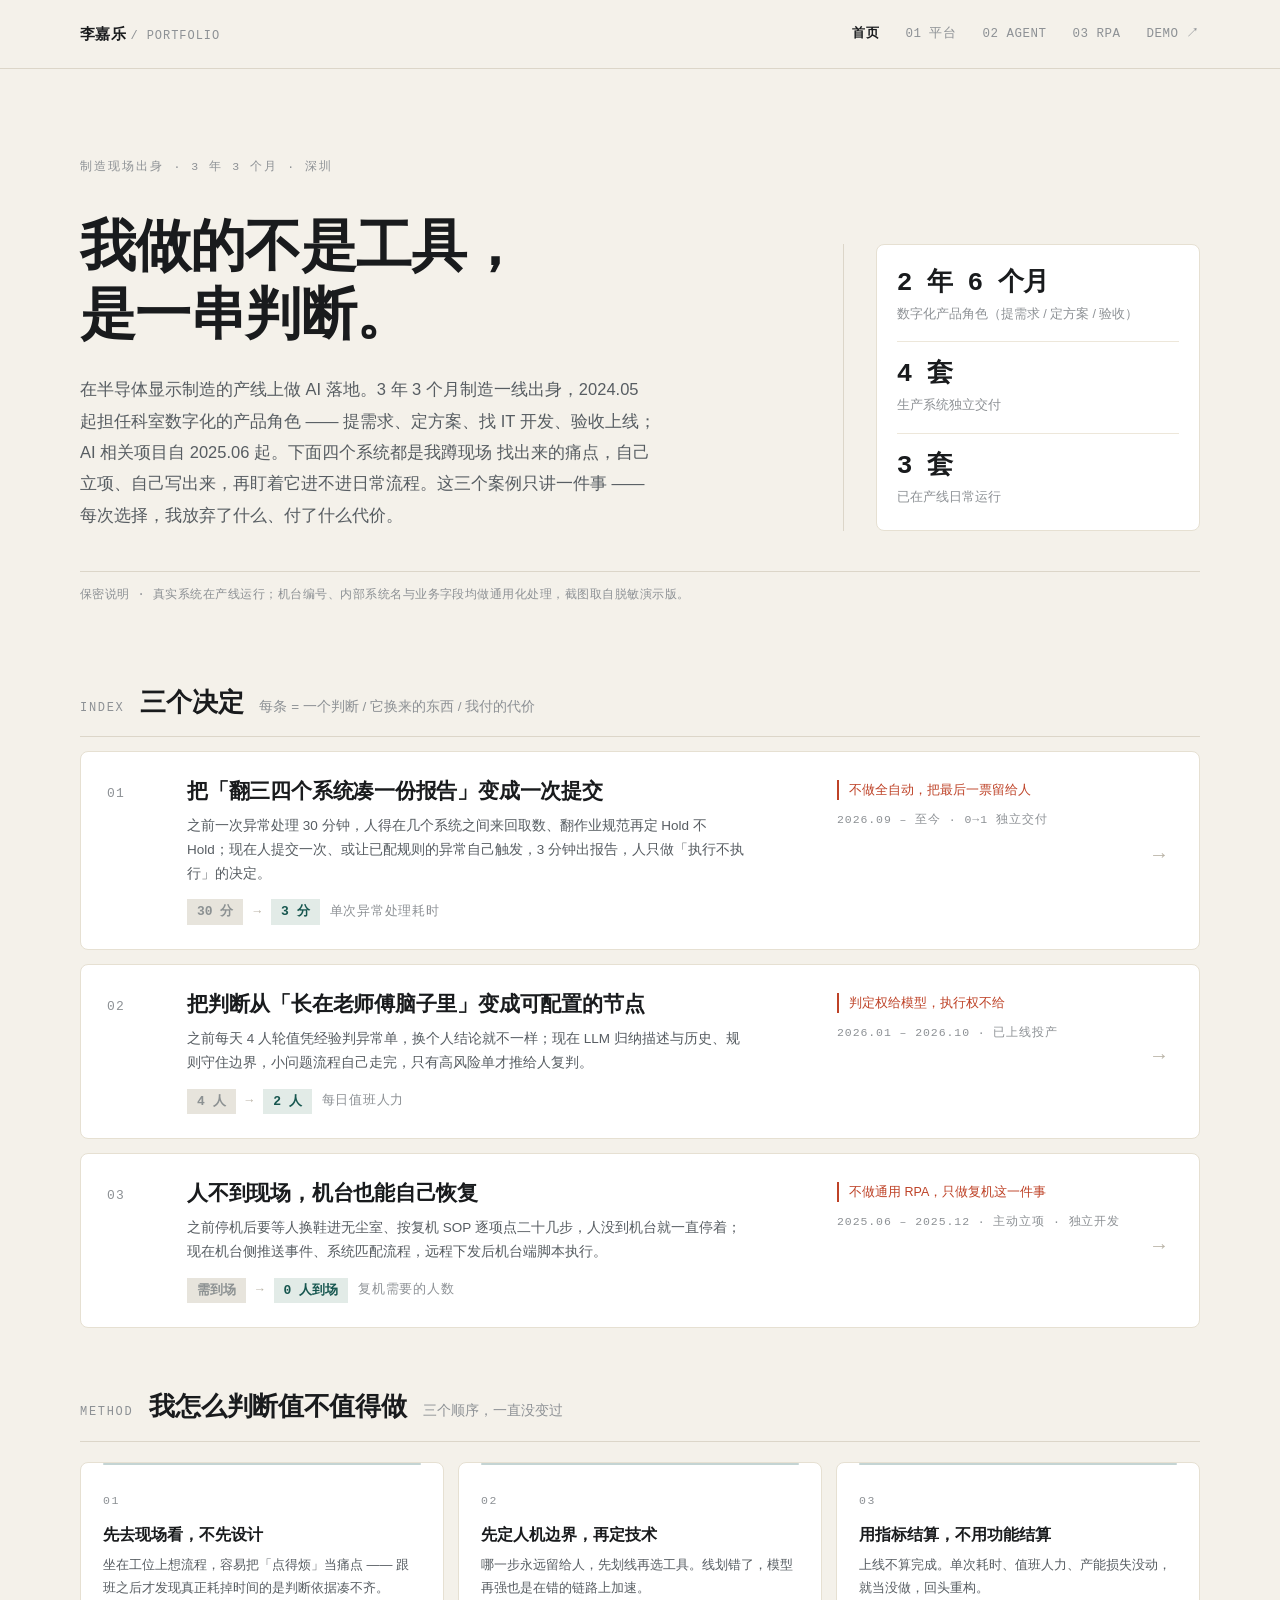
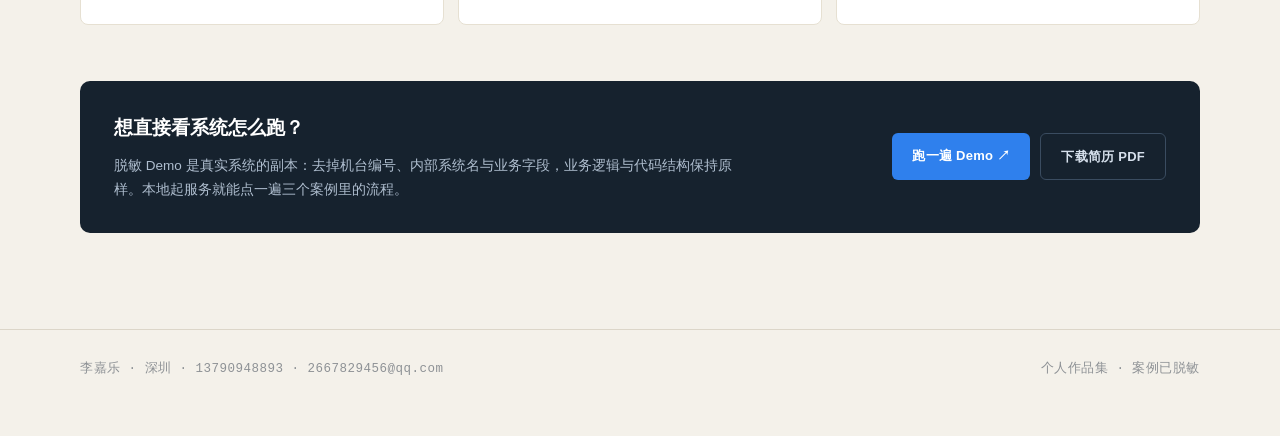
<file: index.html>
<!DOCTYPE html>
<html lang="zh-CN">
<head>
<meta charset="utf-8">
<meta name="viewport" content="width=device-width,initial-scale=1">
<title>李嘉乐 · 作品集</title>
<meta name="description" content="半导体显示制造一线的 AI 落地案例：每个案例讲清之前怎么做、之后怎么做、关键决策点放弃了什么、付了什么代价。">
<link rel="stylesheet" href="assets/style.css">
</head>
<body>

<div class="nav"><div class="shell nav-in">
  <div class="brand">李嘉乐 <span class="mono">/ PORTFOLIO</span></div>
  <div class="navlinks mono">
    <a class="on" href="index.html">首页</a>
    <a href="case-1-platform.html">01 平台</a>
    <a href="case-2-agent.html">02 AGENT</a>
    <a href="case-3-rpa.html">03 RPA</a>
    <a href="demo/index.html" target="_blank" rel="noopener">DEMO ↗</a>
  </div>
</div></div>

<header class="hero"><div class="shell">
  <p class="eyebrow mono">制造现场出身 · 3 年 3 个月 · 深圳</p>
  <div class="grid12" style="margin-top:8px">
    <div class="span8">
      <h1>我做的不是工具，<br>是一串判断。</h1>
      <p class="lede">
        在半导体显示制造的产线上做 AI 落地。3 年 3 个月制造一线出身，2024.05 起担任科室数字化的产品角色
        —— 提需求、定方案、找 IT 开发、验收上线；AI 相关项目自 2025.06 起。下面四个系统都是我蹲现场
        找出来的痛点，自己立项、自己写出来，再盯着它进不进日常流程。这三个案例只讲一件事 ——
        每次选择，我放弃了什么、付了什么代价。
      </p>
    </div>
    <aside class="span4 facts">
      <div class="factcard">
        <div class="fact"><b>2 年 6 个月</b><span>数字化产品角色（提需求 / 定方案 / 验收）</span></div>
        <div class="fact"><b>4 套</b><span>生产系统独立交付</span></div>
        <div class="fact"><b>3 套</b><span>已在产线日常运行</span></div>
      </div>
    </aside>
  </div>
  <div class="hero-foot mono">保密说明 · 真实系统在产线运行；机台编号、内部系统名与业务字段均做通用化处理，截图取自脱敏演示版。</div>
</div></header>

<section class="idx"><div class="shell">
  <div class="sec-head">
    <span class="num mono">INDEX</span>
    <h2>三个决定</h2>
    <p>每条 = 一个判断 / 它换来的东西 / 我付的代价</p>
  </div>
  <div class="rule"></div>

  <a class="row" href="case-1-platform.html">
    <div class="no mono">01</div>
    <div>
      <h3>把「翻三四个系统凑一份报告」变成一次提交</h3>
      <p class="one">之前一次异常处理 30 分钟，人得在几个系统之间来回取数、翻作业规范再定 Hold 不 Hold；现在人提交一次、或让已配规则的异常自己触发，3 分钟出报告，人只做「执行不执行」的决定。</p>
      <div class="delta mono">
        <span class="c b">30 分</span><span class="ar">→</span><span class="c a">3 分</span>
        <span class="lab">单次异常处理耗时</span>
      </div>
    </div>
    <div class="tags">
      <div class="tag-decide">不做全自动，把最后一票留给人</div>
      <div class="tag-meta mono">2026.09 – 至今 · 0→1 独立交付</div>
    </div>
    <div class="go">→</div>
  </a>

  <a class="row" href="case-2-agent.html">
    <div class="no mono">02</div>
    <div>
      <h3>把判断从「长在老师傅脑子里」变成可配置的节点</h3>
      <p class="one">之前每天 4 人轮值凭经验判异常单，换个人结论就不一样；现在 LLM 归纳描述与历史、规则守住边界，小问题流程自己走完，只有高风险单才推给人复判。</p>
      <div class="delta mono">
        <span class="c b">4 人</span><span class="ar">→</span><span class="c a">2 人</span>
        <span class="lab">每日值班人力</span>
      </div>
    </div>
    <div class="tags">
      <div class="tag-decide">判定权给模型，执行权不给</div>
      <div class="tag-meta mono">2026.01 – 2026.10 · 已上线投产</div>
    </div>
    <div class="go">→</div>
  </a>

  <a class="row" href="case-3-rpa.html">
    <div class="no mono">03</div>
    <div>
      <h3>人不到现场，机台也能自己恢复</h3>
      <p class="one">之前停机后要等人换鞋进无尘室、按复机 SOP 逐项点二十几步，人没到机台就一直停着；现在机台侧推送事件、系统匹配流程，远程下发后机台端脚本执行。</p>
      <div class="delta mono">
        <span class="c b">需到场</span><span class="ar">→</span><span class="c a">0 人到场</span>
        <span class="lab">复机需要的人数</span>
      </div>
    </div>
    <div class="tags">
      <div class="tag-decide">不做通用 RPA，只做复机这一件事</div>
      <div class="tag-meta mono">2025.06 – 2025.12 · 主动立项 · 独立开发</div>
    </div>
    <div class="go">→</div>
  </a>
</div></section>

<section class="meth"><div class="shell">
  <div class="sec-head">
    <span class="num mono">METHOD</span>
    <h2>我怎么判断值不值得做</h2>
    <p>三个顺序，一直没变过</p>
  </div>
  <div class="rule"></div>
  <div class="mgrid">
    <div class="mcol">
      <span class="mono">01</span>
      <h4>先去现场看，不先设计</h4>
      <p>坐在工位上想流程，容易把「点得烦」当痛点 —— 跟班之后才发现真正耗掉时间的是判断依据凑不齐。</p>
    </div>
    <div class="mcol">
      <span class="mono">02</span>
      <h4>先定人机边界，再定技术</h4>
      <p>哪一步永远留给人，先划线再选工具。线划错了，模型再强也是在错的链路上加速。</p>
    </div>
    <div class="mcol">
      <span class="mono">03</span>
      <h4>用指标结算，不用功能结算</h4>
      <p>上线不算完成。单次耗时、值班人力、产能损失没动，就当没做，回头重构。</p>
    </div>
  </div>
</div></section>

<section class="ctasec"><div class="shell">
  <div class="ctabox">
    <div class="ctatxt">
      <h3>想直接看系统怎么跑？</h3>
      <p>脱敏 Demo 是真实系统的副本：去掉机台编号、内部系统名与业务字段，业务逻辑与代码结构保持原样。本地起服务就能点一遍三个案例里的流程。</p>
    </div>
    <div class="cta-actions">
      <a class="btn" href="demo/index.html" target="_blank" rel="noopener">跑一遍 Demo ↗</a>
      <a class="btn ghost" href="assets/简历-AI产品经理-李嘉乐.pdf" target="_blank" rel="noopener">下载简历 PDF</a>
    </div>
  </div>
</div></section>

<footer><div class="shell">
  <span class="mono">李嘉乐 · 深圳 · 13790948893 · 2667829456@qq.com</span>
  <span class="mono">个人作品集 · 案例已脱敏</span>
</div></footer>

</body>
</html>
</file>
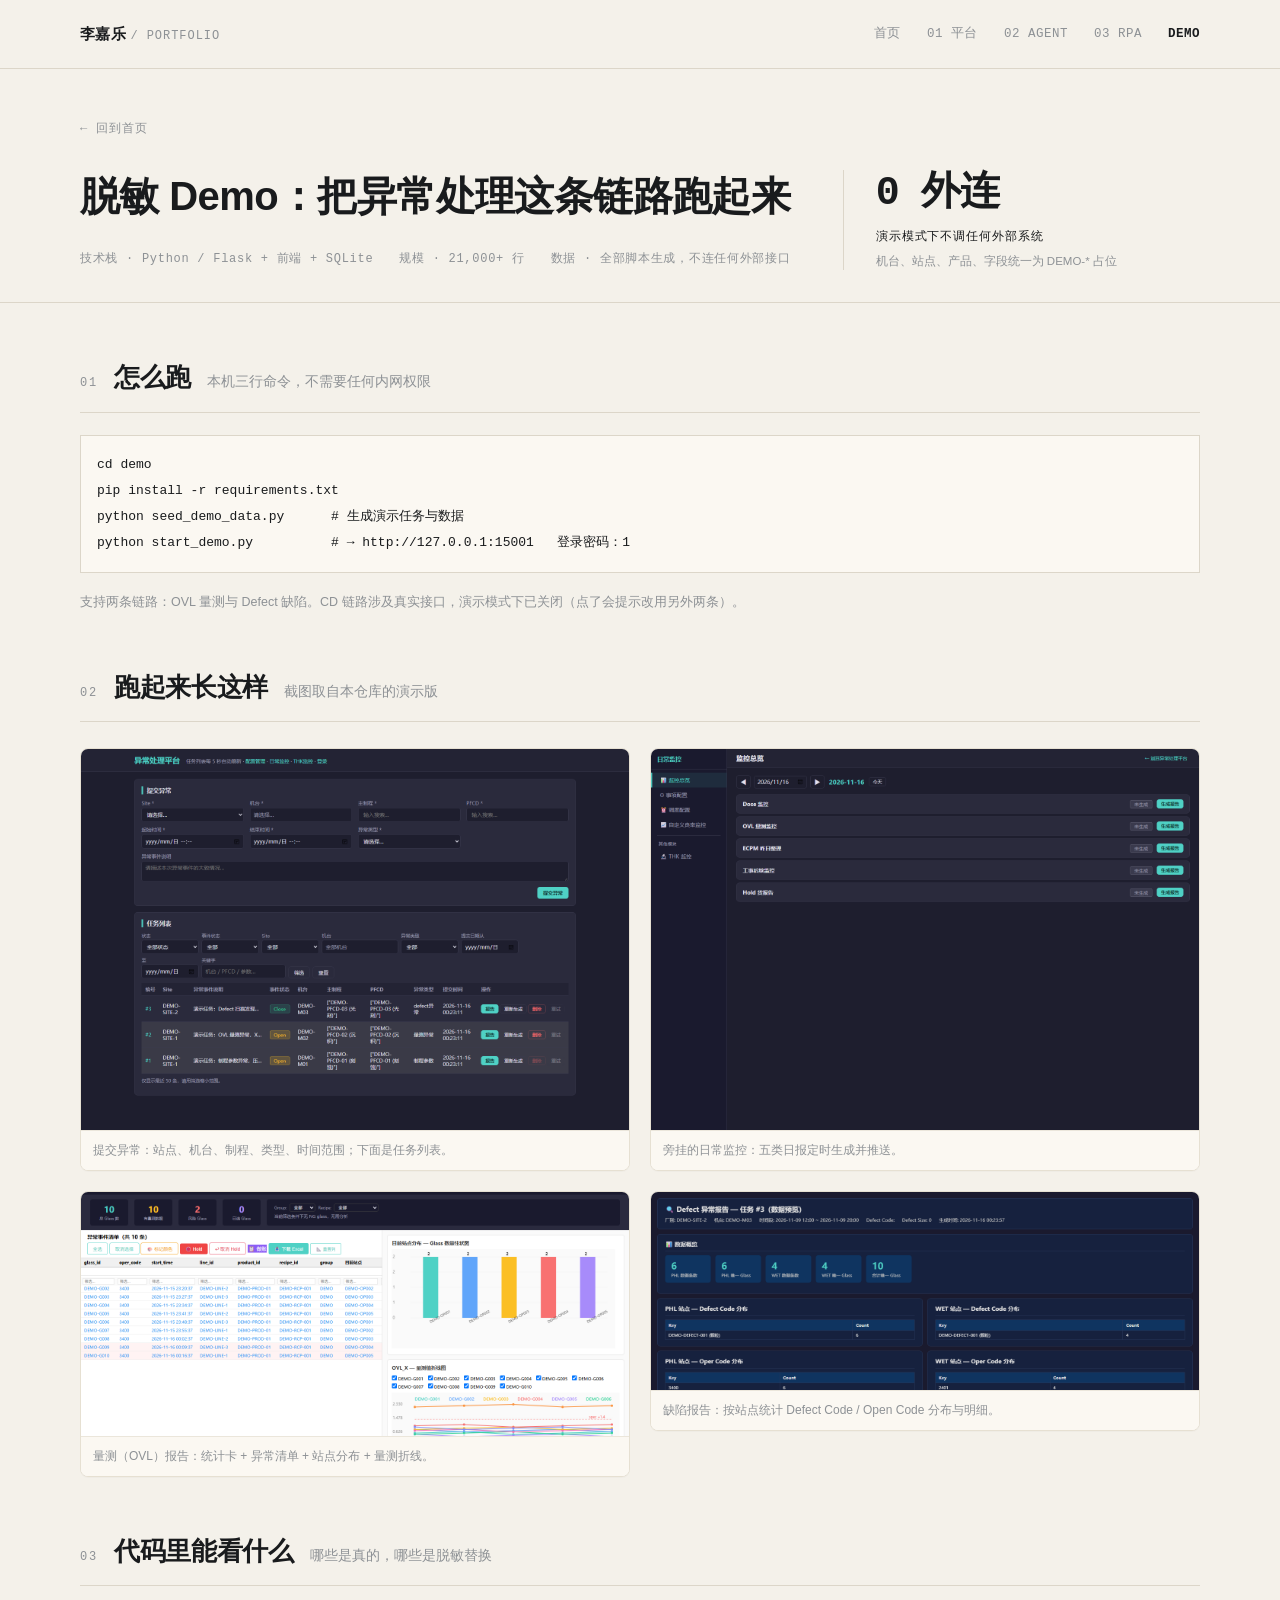
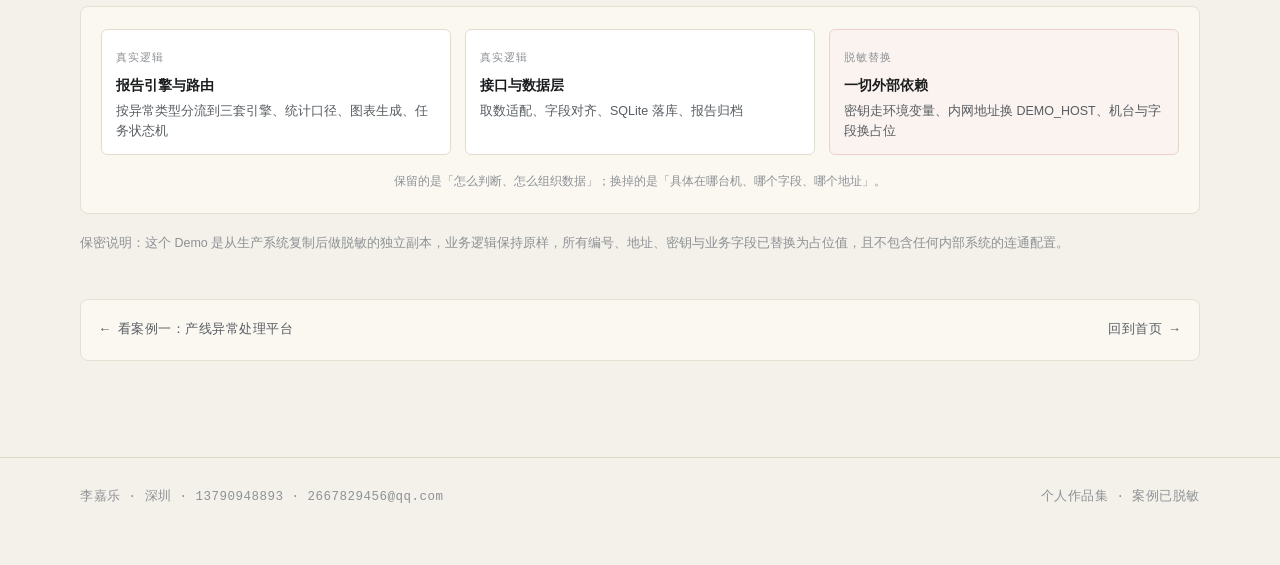
<file: demo/index.html>
<!DOCTYPE html>
<html lang="zh-CN">
<head>
<meta charset="utf-8">
<meta name="viewport" content="width=device-width,initial-scale=1">
<title>可运行 Demo · 李嘉乐作品集</title>
<link rel="stylesheet" href="../assets/style.css">
</head>
<body>

<div class="nav"><div class="shell nav-in">
  <div class="brand">李嘉乐 <span class="mono">/ PORTFOLIO</span></div>
  <div class="navlinks mono">
    <a href="../index.html">首页</a>
    <a href="../case-1-platform.html">01 平台</a>
    <a href="../case-2-agent.html">02 AGENT</a>
    <a href="../case-3-rpa.html">03 RPA</a>
    <a class="on" href="index.html">DEMO</a>
  </div>
</div></div>

<header class="chead"><div class="shell">
  <a class="back mono" href="../index.html">← 回到首页</a>
  <div class="grid12">
    <div class="span8">
      <h1>脱敏 Demo：把异常处理这条链路跑起来</h1>
      <ul class="metas mono">
        <li>技术栈 · Python / Flask + 前端 + SQLite</li>
        <li>规模 · 21,000+ 行</li>
        <li>数据 · 全部脚本生成，不连任何外部接口</li>
      </ul>
    </div>
    <aside class="span4 kpi">
      <div class="big mono">0 外连</div>
      <div class="klabel">演示模式下不调任何外部系统</div>
      <div class="ksmall">机台、站点、产品、字段统一为 DEMO-* 占位</div>
    </aside>
  </div>
</div></header>

<section class="ev"><div class="shell">
  <div class="sec-head"><span class="num mono">01</span><h2>怎么跑</h2><p>本机三行命令，不需要任何内网权限</p></div>
  <div class="rule"></div>
  <pre class="mono" style="margin-top:22px;padding:16px;background:#FBF8F2;border:1px solid var(--line);font-size:13px;line-height:2;overflow-x:auto">cd demo
pip install -r requirements.txt
python seed_demo_data.py      # 生成演示任务与数据
python start_demo.py          # → http://127.0.0.1:15001   登录密码：1</pre>
  <p class="note">支持两条链路：OVL 量测与 Defect 缺陷。CD 链路涉及真实接口，演示模式下已关闭（点了会提示改用另外两条）。</p>
</div></section>

<section class="ev"><div class="shell">
  <div class="sec-head"><span class="num mono">02</span><h2>跑起来长这样</h2><p>截图取自本仓库的演示版</p></div>
  <div class="rule"></div>
  <div class="evgrid">
    <figure><img src="../assets/shots/home.png" alt="提交异常与任务列表">
      <figcaption>提交异常：站点、机台、制程、类型、时间范围；下面是任务列表。</figcaption></figure>
    <figure><img src="../assets/shots/monitor.png" alt="日常监控">
      <figcaption>旁挂的日常监控：五类日报定时生成并推送。</figcaption></figure>
    <figure><img src="../assets/shots/report-ovl-crop.png" alt="量测报告">
      <figcaption>量测（OVL）报告：统计卡 + 异常清单 + 站点分布 + 量测折线。</figcaption></figure>
    <figure><img src="../assets/shots/report-defect-crop.png" alt="缺陷报告">
      <figcaption>缺陷报告：按站点统计 Defect Code / Open Code 分布与明细。</figcaption></figure>
  </div>
</div></section>

<section class="ev"><div class="shell">
  <div class="sec-head"><span class="num mono">03</span><h2>代码里能看什么</h2><p>哪些是真的，哪些是脱敏替换</p></div>
  <div class="rule"></div>
  <div class="flow">
    <div class="lane">
      <div class="box"><span class="k mono">真实逻辑</span><b>报告引擎与路由</b><p>按异常类型分流到三套引擎、统计口径、图表生成、任务状态机</p></div>
      <div class="box"><span class="k mono">真实逻辑</span><b>接口与数据层</b><p>取数适配、字段对齐、SQLite 落库、报告归档</p></div>
      <div class="box human"><span class="k mono">脱敏替换</span><b>一切外部依赖</b><p>密钥走环境变量、内网地址换 DEMO_HOST、机台与字段换占位</p></div>
    </div>
    <p class="cap">保留的是「怎么判断、怎么组织数据」；换掉的是「具体在哪台机、哪个字段、哪个地址」。</p>
  </div>

  <p class="note">保密说明：这个 Demo 是从生产系统复制后做脱敏的独立副本，业务逻辑保持原样，所有编号、地址、密钥与业务字段已替换为占位值，且不包含任何内部系统的连通配置。</p>

  <div class="next mono"><a href="../case-1-platform.html">← 看案例一：产线异常处理平台</a><a href="../index.html">回到首页 →</a></div>
</div></section>

<footer><div class="shell">
  <span class="mono">李嘉乐 · 深圳 · 13790948893 · 2667829456@qq.com</span>
  <span class="mono">个人作品集 · 案例已脱敏</span>
</div></footer>

</body>
</html>
</file>
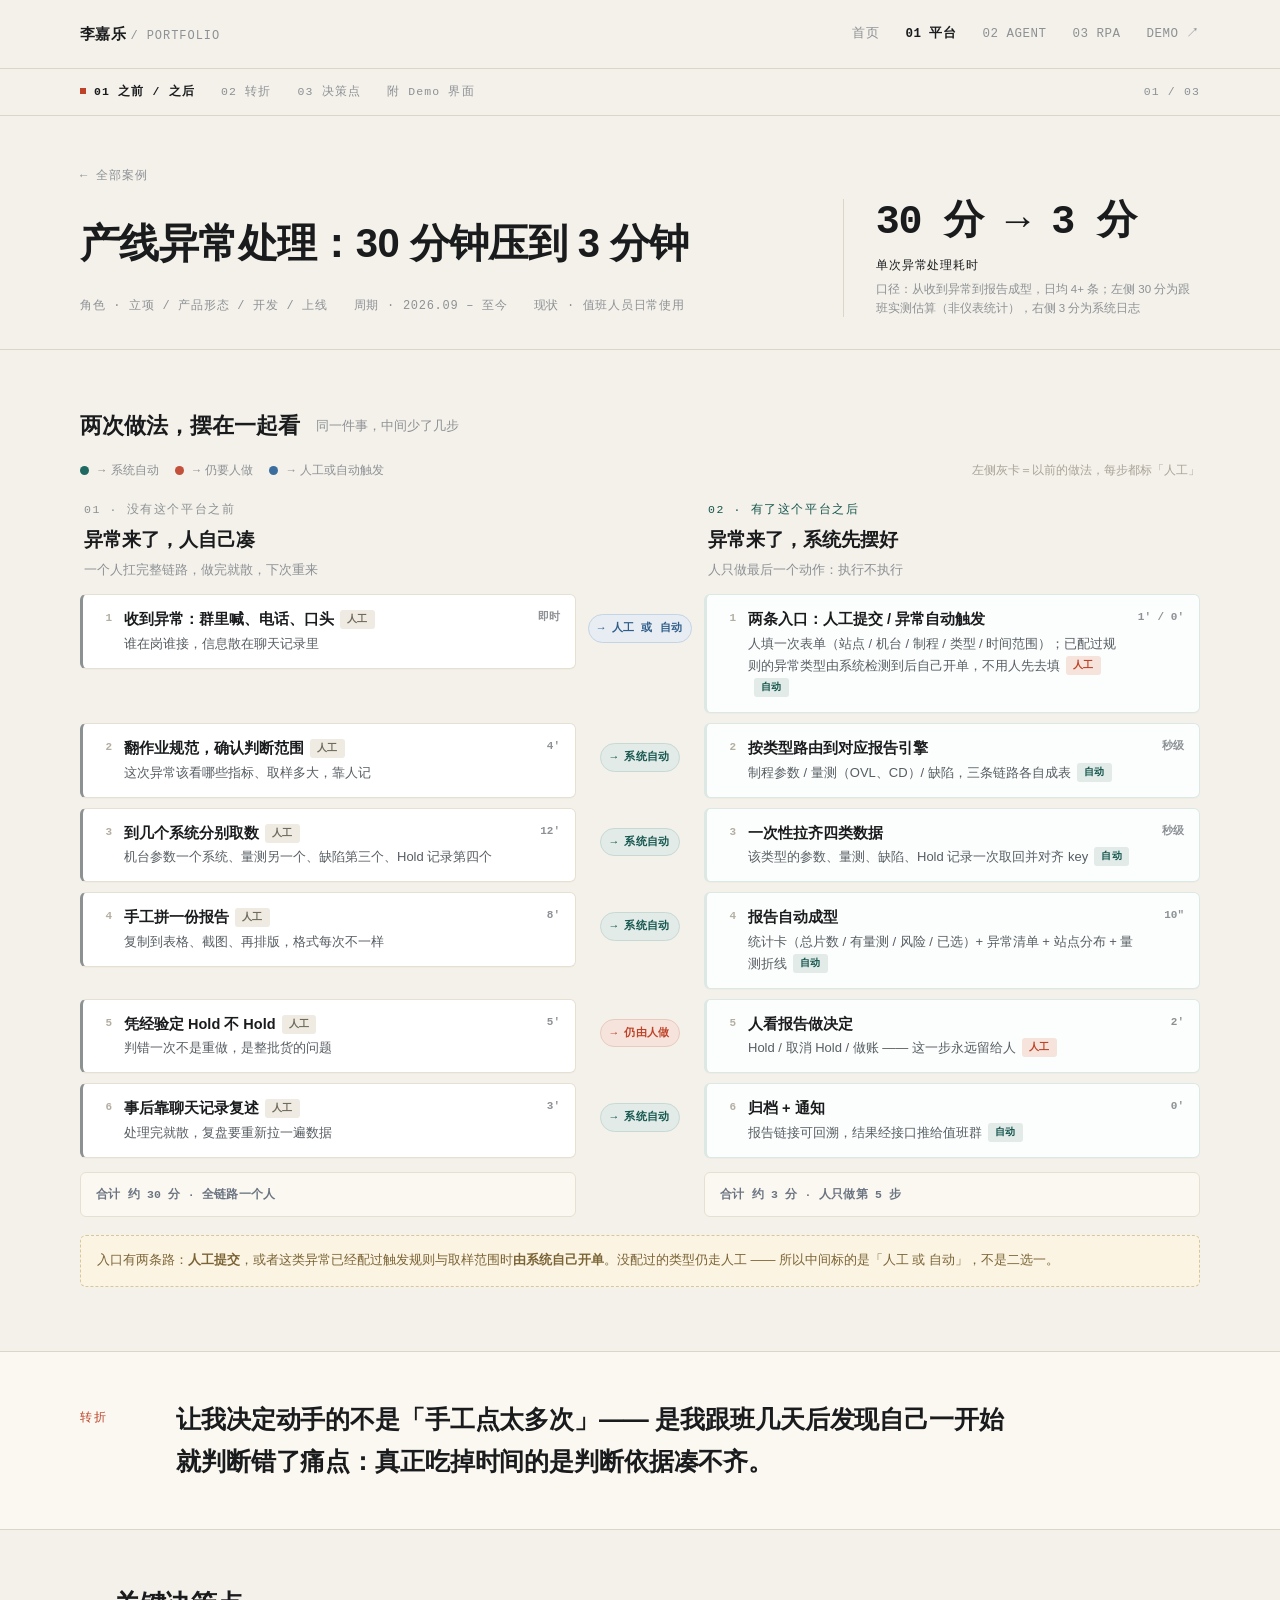
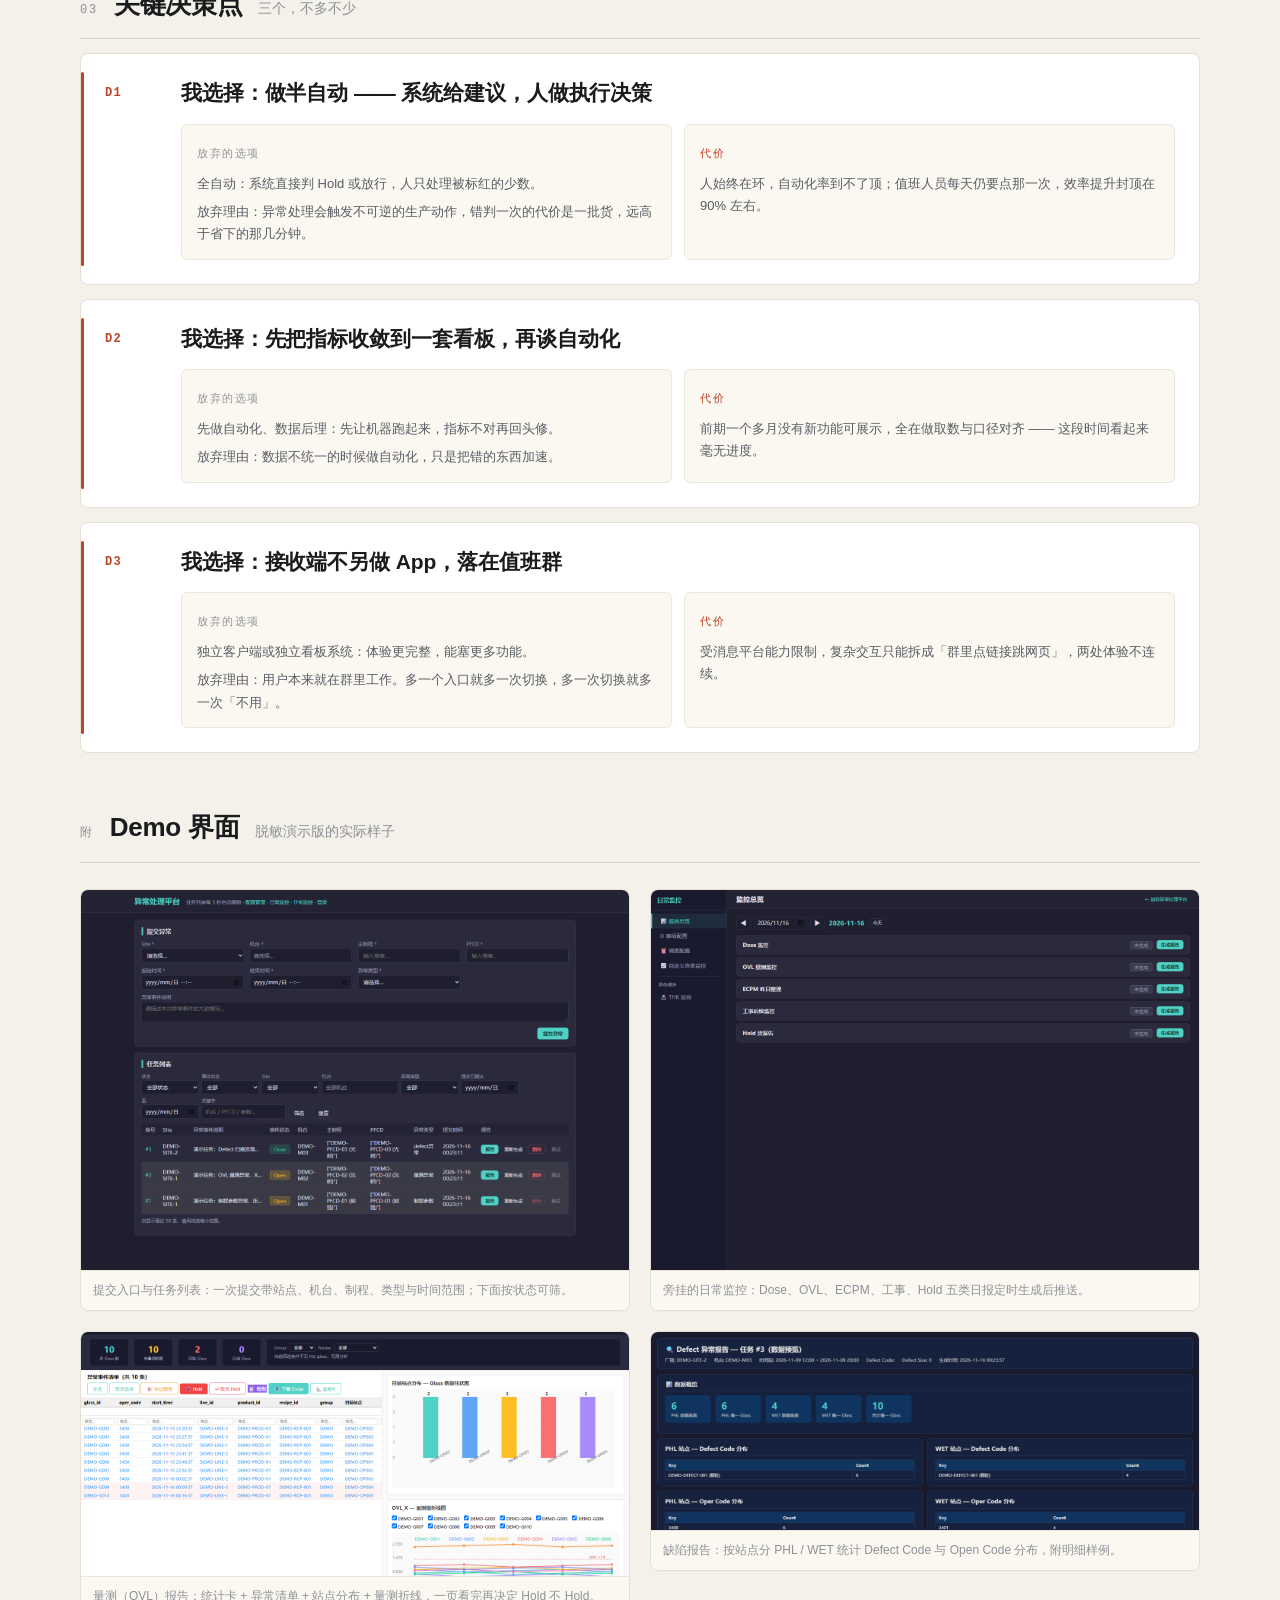
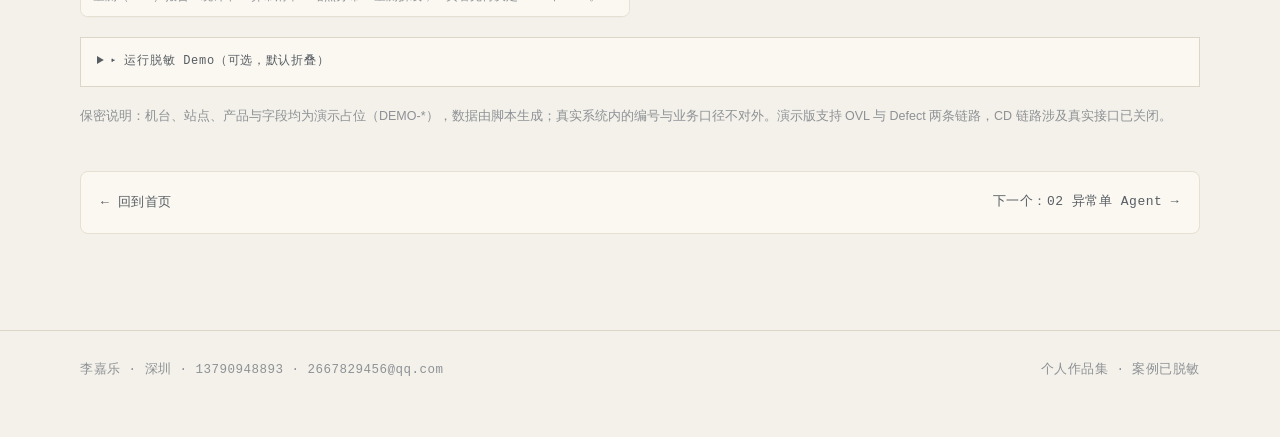
<file: case-1-platform.html>
<!DOCTYPE html>
<html lang="zh-CN">
<head>
<meta charset="utf-8">
<meta name="viewport" content="width=device-width,initial-scale=1">
<title>01 产线异常处理平台 · 李嘉乐作品集</title>
<link rel="stylesheet" href="assets/style.css">
</head>
<body>

<div class="nav"><div class="shell nav-in">
  <div class="brand">李嘉乐 <span class="mono">/ PORTFOLIO</span></div>
  <div class="navlinks mono">
    <a href="index.html">首页</a>
    <a class="on" href="case-1-platform.html">01 平台</a>
    <a href="case-2-agent.html">02 AGENT</a>
    <a href="case-3-rpa.html">03 RPA</a>
    <a href="demo/index.html" target="_blank" rel="noopener">DEMO ↗</a>
  </div>
</div></div>

<div class="subnav"><div class="shell mono">
  <a class="on" href="#cmp">01 之前 / 之后</a><a href="#turn">02 转折</a>
  <a href="#dec">03 决策点</a><a href="#ev">附 Demo 界面</a>
  <span class="right">01 / 03</span>
</div></div>

<header class="chead"><div class="shell">
  <a class="back mono" href="index.html">← 全部案例</a>
  <div class="grid12">
    <div class="span8">
      <h1>产线异常处理：30 分钟压到 3 分钟</h1>
      <ul class="metas mono">
        <li>角色 · 立项 / 产品形态 / 开发 / 上线</li>
        <li>周期 · 2026.09 – 至今</li>
        <li>现状 · 值班人员日常使用</li>
      </ul>
    </div>
    <aside class="span4 kpi">
      <div class="big mono">30 分 → 3 分</div>
      <div class="klabel">单次异常处理耗时</div>
      <div class="ksmall">口径：从收到异常到报告成型，日均 4+ 条；左侧 30 分为跟班实测估算（非仪表统计），右侧 3 分为系统日志</div>
    </aside>
  </div>
</div></header>

<section class="cmp" id="cmp"><div class="shell">
  <div class="cmphead"><h2>两次做法，摆在一起看</h2><span class="hint">同一件事，中间少了几步</span></div>
  <div class="legend"><span><i class="p a"></i>→ 系统自动</span><span><i class="p h"></i>→ 仍要人做</span><span><i class="p b"></i>→ 人工或自动触发</span><span class="lman">左侧灰卡＝以前的做法，每步都标「人工」</span></div>
<div class="compare">
    <div class="colhead col before">
      <span class="lab mono b">01 · 没有这个平台之前</span>
      <h3>异常来了，人自己凑</h3>
      <p>一个人扛完整链路，做完就散，下次重来</p>
    </div>
    <div></div>
    <div class="colhead col">
      <span class="lab mono a">02 · 有了这个平台之后</span>
      <h3>异常来了，系统先摆好</h3>
      <p>人只做最后一个动作：执行不执行</p>
    </div>

    <div class="step"><span class="sno">1</span><div class="txt"><b>收到异常：群里喊、电话、口头<span class="badge man">人工</span></b><p>谁在岗谁接，信息散在聊天记录里</p></div><span class="dur">即时</span></div>
    <div class="mark"><span class="pill b">→ 人工 或 自动</span></div>
    <div class="step after"><span class="sno">1</span><div class="txt"><b>两条入口：人工提交 / 异常自动触发</b><p>人填一次表单（站点 / 机台 / 制程 / 类型 / 时间范围）；已配过规则的异常类型由系统检测到后自己开单，不用人先去填<span class="badge human">人工</span><span class="badge auto">自动</span></p></div><span class="dur">1′ / 0′</span></div>

    <div class="step"><span class="sno">2</span><div class="txt"><b>翻作业规范，确认判断范围<span class="badge man">人工</span></b><p>这次异常该看哪些指标、取样多大，靠人记</p></div><span class="dur">4′</span></div>
    <div class="mark"><span class="pill">→ 系统自动</span></div>
    <div class="step after"><span class="sno">2</span><div class="txt"><b>按类型路由到对应报告引擎</b><p>制程参数 / 量测（OVL、CD）/ 缺陷，三条链路各自成表<span class="badge auto">自动</span></p></div><span class="dur">秒级</span></div>

    <div class="step"><span class="sno">3</span><div class="txt"><b>到几个系统分别取数<span class="badge man">人工</span></b><p>机台参数一个系统、量测另一个、缺陷第三个、Hold 记录第四个</p></div><span class="dur">12′</span></div>
    <div class="mark"><span class="pill">→ 系统自动</span></div>
    <div class="step after"><span class="sno">3</span><div class="txt"><b>一次性拉齐四类数据</b><p>该类型的参数、量测、缺陷、Hold 记录一次取回并对齐 key<span class="badge auto">自动</span></p></div><span class="dur">秒级</span></div>

    <div class="step"><span class="sno">4</span><div class="txt"><b>手工拼一份报告<span class="badge man">人工</span></b><p>复制到表格、截图、再排版，格式每次不一样</p></div><span class="dur">8′</span></div>
    <div class="mark"><span class="pill">→ 系统自动</span></div>
    <div class="step after"><span class="sno">4</span><div class="txt"><b>报告自动成型</b><p>统计卡（总片数 / 有量测 / 风险 / 已选）+ 异常清单 + 站点分布 + 量测折线<span class="badge auto">自动</span></p></div><span class="dur">10″</span></div>

    <div class="step"><span class="sno">5</span><div class="txt"><b>凭经验定 Hold 不 Hold<span class="badge man">人工</span></b><p>判错一次不是重做，是整批货的问题</p></div><span class="dur">5′</span></div>
    <div class="mark"><span class="pill h">→ 仍由人做</span></div>
    <div class="step after"><span class="sno">5</span><div class="txt"><b>人看报告做决定</b><p>Hold / 取消 Hold / 做账 —— 这一步永远留给人<span class="badge human">人工</span></p></div><span class="dur">2′</span></div>

    <div class="step"><span class="sno">6</span><div class="txt"><b>事后靠聊天记录复述<span class="badge man">人工</span></b><p>处理完就散，复盘要重新拉一遍数据</p></div><span class="dur">3′</span></div>
    <div class="mark"><span class="pill">→ 系统自动</span></div>
    <div class="step after"><span class="sno">6</span><div class="txt"><b>归档 + 通知</b><p>报告链接可回溯，结果经接口推给值班群<span class="badge auto">自动</span></p></div><span class="dur">0′</span></div>

    <div class="colfoot">合计 约 30 分 · 全链路一个人</div>
    <div></div>
    <div class="colfoot">合计 约 3 分 · 人只做第 5 步</div>
  </div>
  <div class="anno">入口有两条路：<b>人工提交</b>，或者这类异常已经配过触发规则与取样范围时<b>由系统自己开单</b>。没配过的类型仍走人工 —— 所以中间标的是「人工 或 自动」，不是二选一。</div>
</div></section>

<section class="turn" id="turn"><div class="shell">
  <span class="lab mono">转折</span>
  <p>让我决定动手的不是「手工点太多次」—— 是我跟班几天后发现自己一开始就判断错了痛点：真正吃掉时间的是判断依据凑不齐。</p>
</div></section>

<section class="dec" id="dec"><div class="shell">
  <div class="sec-head"><span class="num mono">03</span><h2>关键决策点</h2><p>三个，不多不少</p></div>
  <div class="rule"></div>

  <div class="dblock">
    <div class="dno">D1</div>
    <div class="dmain">
      <h3>我选择：做半自动 —— 系统给建议，人做执行决策</h3>
      <div class="dgrid">
        <div class="dcol"><span class="lbl mono">放弃的选项</span>
          <p>全自动：系统直接判 Hold 或放行，人只处理被标红的少数。</p>
          <p>放弃理由：异常处理会触发不可逆的生产动作，错判一次的代价是一批货，远高于省下的那几分钟。</p></div>
        <div class="dcol cost"><span class="lbl mono">代价</span>
          <p>人始终在环，自动化率到不了顶；值班人员每天仍要点那一次，效率提升封顶在 90% 左右。</p></div>
      </div>
    </div>
  </div>

  <div class="dblock">
    <div class="dno">D2</div>
    <div class="dmain">
      <h3>我选择：先把指标收敛到一套看板，再谈自动化</h3>
      <div class="dgrid">
        <div class="dcol"><span class="lbl mono">放弃的选项</span>
          <p>先做自动化、数据后理：先让机器跑起来，指标不对再回头修。</p>
          <p>放弃理由：数据不统一的时候做自动化，只是把错的东西加速。</p></div>
        <div class="dcol cost"><span class="lbl mono">代价</span>
          <p>前期一个多月没有新功能可展示，全在做取数与口径对齐 —— 这段时间看起来毫无进度。</p></div>
      </div>
    </div>
  </div>

  <div class="dblock">
    <div class="dno">D3</div>
    <div class="dmain">
      <h3>我选择：接收端不另做 App，落在值班群</h3>
      <div class="dgrid">
        <div class="dcol"><span class="lbl mono">放弃的选项</span>
          <p>独立客户端或独立看板系统：体验更完整，能塞更多功能。</p>
          <p>放弃理由：用户本来就在群里工作。多一个入口就多一次切换，多一次切换就多一次「不用」。</p></div>
        <div class="dcol cost"><span class="lbl mono">代价</span>
          <p>受消息平台能力限制，复杂交互只能拆成「群里点链接跳网页」，两处体验不连续。</p></div>
      </div>
    </div>
  </div>
</div></section>

<section class="ev" id="ev"><div class="shell">
  <div class="sec-head"><span class="num mono">附</span><h2>Demo 界面</h2><p>脱敏演示版的实际样子</p></div>
  <div class="rule"></div>
  <div class="evgrid">
    <figure><img src="assets/shots/home.png" alt="提交异常与任务列表">
      <figcaption>提交入口与任务列表：一次提交带站点、机台、制程、类型与时间范围；下面按状态可筛。</figcaption></figure>
    <figure><img src="assets/shots/monitor.png" alt="日常监控五类日报">
      <figcaption>旁挂的日常监控：Dose、OVL、ECPM、工事、Hold 五类日报定时生成后推送。</figcaption></figure>
    <figure><img src="assets/shots/report-ovl-crop.png" alt="量测异常报告">
      <figcaption>量测（OVL）报告：统计卡 + 异常清单 + 站点分布 + 量测折线，一页看完再决定 Hold 不 Hold。</figcaption></figure>
    <figure><img src="assets/shots/report-defect-crop.png" alt="缺陷异常报告">
      <figcaption>缺陷报告：按站点分 PHL / WET 统计 Defect Code 与 Open Code 分布，附明细样例。</figcaption></figure>
  </div>

  <details class="run"><summary class="mono">▸ 运行脱敏 Demo（可选，默认折叠）</summary>
    <pre class="mono">cd portfolio/demo
pip install -r requirements.txt
python seed_demo_data.py
python start_demo.py        # → http://127.0.0.1:15001  密码 1</pre>
  </details>

  <p class="note">保密说明：机台、站点、产品与字段均为演示占位（DEMO-*），数据由脚本生成；真实系统内的编号与业务口径不对外。演示版支持 OVL 与 Defect 两条链路，CD 链路涉及真实接口已关闭。</p>

  <div class="next mono"><span>← 回到首页</span><a href="case-2-agent.html">下一个：02 异常单 Agent →</a></div>
</div></section>

<footer><div class="shell">
  <span class="mono">李嘉乐 · 深圳 · 13790948893 · 2667829456@qq.com</span>
  <span class="mono">个人作品集 · 案例已脱敏</span>
</div></footer>

</body>
</html>
</file>
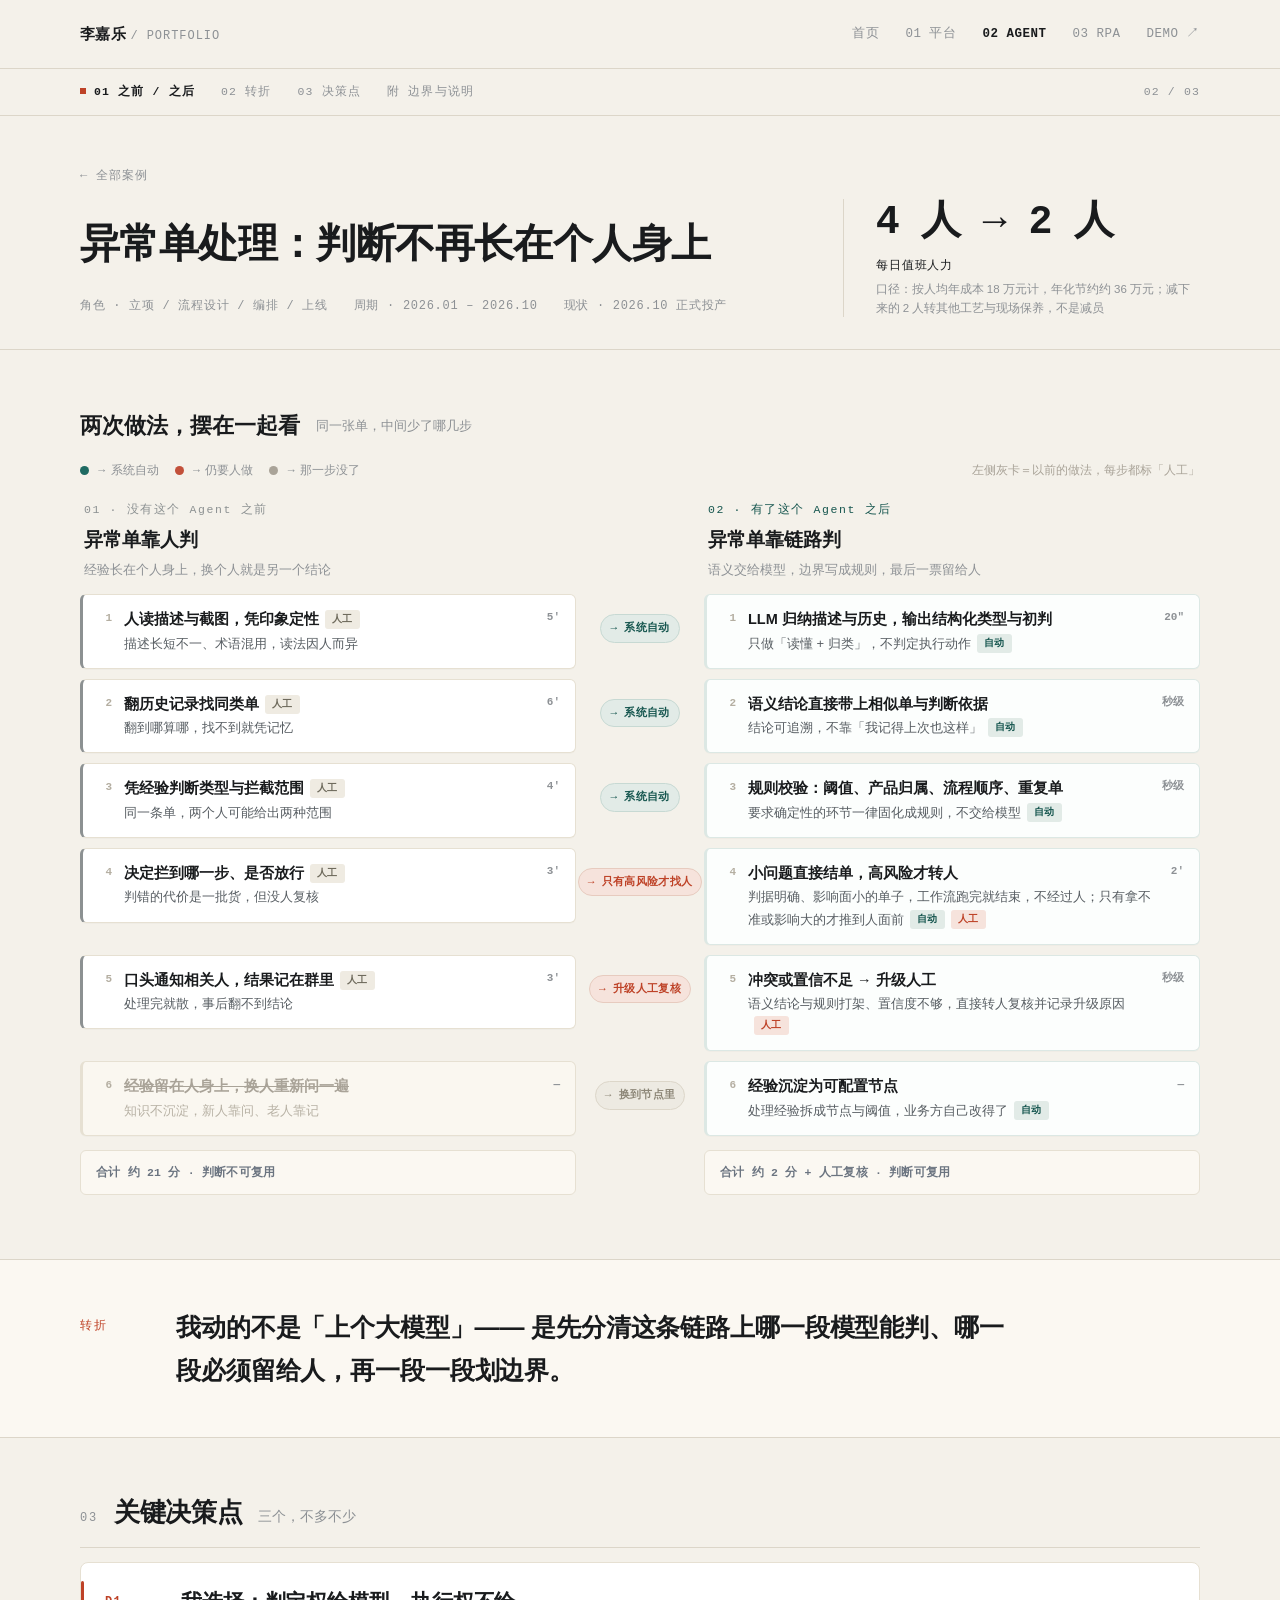
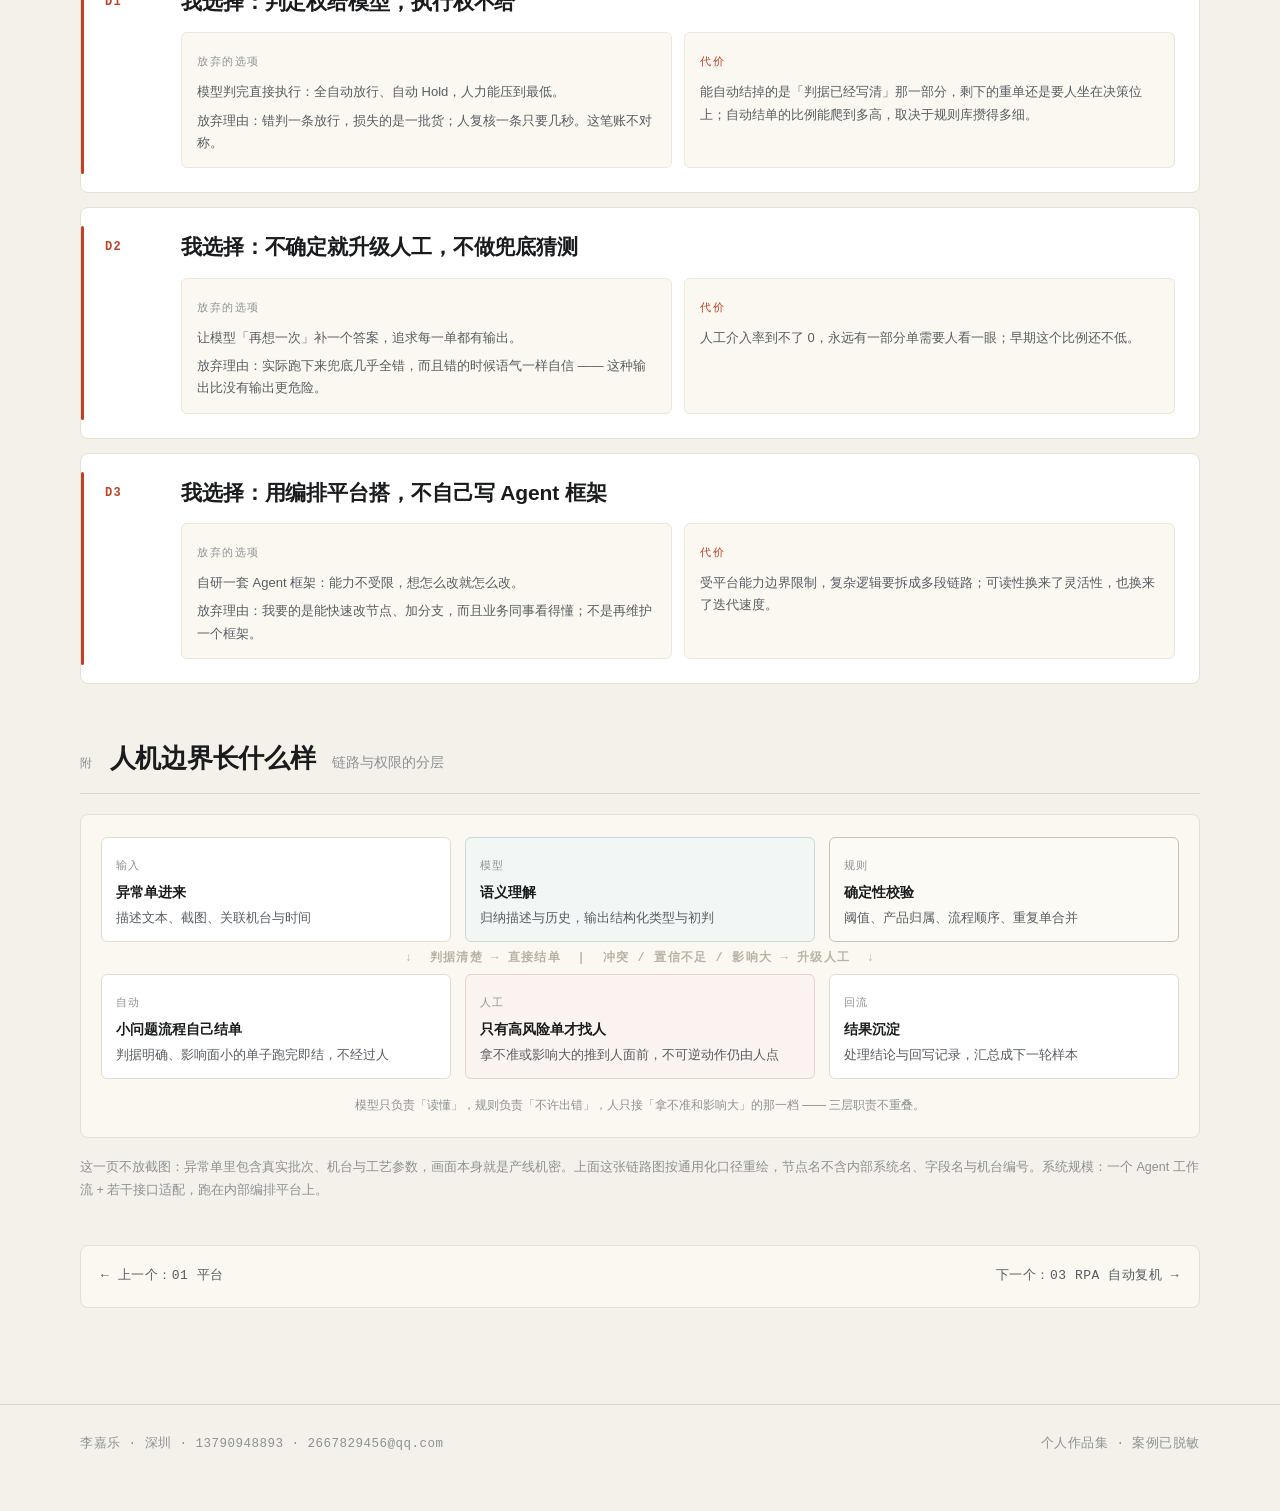
<file: case-2-agent.html>
<!DOCTYPE html>
<html lang="zh-CN">
<head>
<meta charset="utf-8">
<meta name="viewport" content="width=device-width,initial-scale=1">
<title>02 异常单处理 Agent · 李嘉乐作品集</title>
<link rel="stylesheet" href="assets/style.css">
</head>
<body>

<div class="nav"><div class="shell nav-in">
  <div class="brand">李嘉乐 <span class="mono">/ PORTFOLIO</span></div>
  <div class="navlinks mono">
    <a href="index.html">首页</a>
    <a href="case-1-platform.html">01 平台</a>
    <a class="on" href="case-2-agent.html">02 AGENT</a>
    <a href="case-3-rpa.html">03 RPA</a>
    <a href="demo/index.html" target="_blank" rel="noopener">DEMO ↗</a>
  </div>
</div></div>

<div class="subnav"><div class="shell mono">
  <a class="on" href="#cmp">01 之前 / 之后</a><a href="#turn">02 转折</a>
  <a href="#dec">03 决策点</a><a href="#ev">附 边界与说明</a>
  <span class="right">02 / 03</span>
</div></div>

<header class="chead"><div class="shell">
  <a class="back mono" href="index.html">← 全部案例</a>
  <div class="grid12">
    <div class="span8">
      <h1>异常单处理：判断不再长在个人身上</h1>
      <ul class="metas mono">
        <li>角色 · 立项 / 流程设计 / 编排 / 上线</li>
        <li>周期 · 2026.01 – 2026.10</li>
        <li>现状 · 2026.10 正式投产</li>
      </ul>
    </div>
    <aside class="span4 kpi">
      <div class="big mono">4 人 → 2 人</div>
      <div class="klabel">每日值班人力</div>
      <div class="ksmall">口径：按人均年成本 18 万元计，年化节约约 36 万元；减下来的 2 人转其他工艺与现场保养，不是减员</div>
    </aside>
  </div>
</div></header>

<section class="cmp" id="cmp"><div class="shell">
  <div class="cmphead"><h2>两次做法，摆在一起看</h2><span class="hint">同一张单，中间少了哪几步</span></div>
  <div class="legend"><span><i class="p a"></i>→ 系统自动</span><span><i class="p h"></i>→ 仍要人做</span><span><i class="p x"></i>→ 那一步没了</span><span class="lman">左侧灰卡＝以前的做法，每步都标「人工」</span></div>
<div class="compare">
    <div class="colhead col before">
      <span class="lab mono b">01 · 没有这个 Agent 之前</span>
      <h3>异常单靠人判</h3>
      <p>经验长在个人身上，换个人就是另一个结论</p>
    </div>
    <div></div>
    <div class="colhead col">
      <span class="lab mono a">02 · 有了这个 Agent 之后</span>
      <h3>异常单靠链路判</h3>
      <p>语义交给模型，边界写成规则，最后一票留给人</p>
    </div>

    <div class="step"><span class="sno">1</span><div class="txt"><b>人读描述与截图，凭印象定性<span class="badge man">人工</span></b><p>描述长短不一、术语混用，读法因人而异</p></div><span class="dur">5′</span></div>
    <div class="mark"><span class="pill">→ 系统自动</span></div>
    <div class="step after"><span class="sno">1</span><div class="txt"><b>LLM 归纳描述与历史，输出结构化类型与初判</b><p>只做「读懂 + 归类」，不判定执行动作<span class="badge auto">自动</span></p></div><span class="dur">20″</span></div>

    <div class="step"><span class="sno">2</span><div class="txt"><b>翻历史记录找同类单<span class="badge man">人工</span></b><p>翻到哪算哪，找不到就凭记忆</p></div><span class="dur">6′</span></div>
    <div class="mark"><span class="pill">→ 系统自动</span></div>
    <div class="step after"><span class="sno">2</span><div class="txt"><b>语义结论直接带上相似单与判断依据</b><p>结论可追溯，不靠「我记得上次也这样」<span class="badge auto">自动</span></p></div><span class="dur">秒级</span></div>

    <div class="step"><span class="sno">3</span><div class="txt"><b>凭经验判断类型与拦截范围<span class="badge man">人工</span></b><p>同一条单，两个人可能给出两种范围</p></div><span class="dur">4′</span></div>
    <div class="mark"><span class="pill">→ 系统自动</span></div>
    <div class="step after"><span class="sno">3</span><div class="txt"><b>规则校验：阈值、产品归属、流程顺序、重复单</b><p>要求确定性的环节一律固化成规则，不交给模型<span class="badge auto">自动</span></p></div><span class="dur">秒级</span></div>

    <div class="step"><span class="sno">4</span><div class="txt"><b>决定拦到哪一步、是否放行<span class="badge man">人工</span></b><p>判错的代价是一批货，但没人复核</p></div><span class="dur">3′</span></div>
    <div class="mark"><span class="pill h">→ 只有高风险才找人</span></div>
    <div class="step after"><span class="sno">4</span><div class="txt"><b>小问题直接结单，高风险才转人</b><p>判据明确、影响面小的单子，工作流跑完就结束，不经过人；只有拿不准或影响大的才推到人面前<span class="badge auto">自动</span><span class="badge human">人工</span></p></div><span class="dur">2′</span></div>

    <div class="step"><span class="sno">5</span><div class="txt"><b>口头通知相关人，结果记在群里<span class="badge man">人工</span></b><p>处理完就散，事后翻不到结论</p></div><span class="dur">3′</span></div>
    <div class="mark"><span class="pill h">→ 升级人工复核</span></div>
    <div class="step after"><span class="sno">5</span><div class="txt"><b>冲突或置信不足 → 升级人工</b><p>语义结论与规则打架、置信度不够，直接转人复核并记录升级原因<span class="badge human">人工</span></p></div><span class="dur">秒级</span></div>

    <div class="step gone"><span class="sno">6</span><div class="txt"><b>经验留在人身上，换人重新问一遍</b><p>知识不沉淀，新人靠问、老人靠记</p></div><span class="dur">—</span></div>
    <div class="mark"><span class="pill x">→ 换到节点里</span></div>
    <div class="step after"><span class="sno">6</span><div class="txt"><b>经验沉淀为可配置节点</b><p>处理经验拆成节点与阈值，业务方自己改得了<span class="badge auto">自动</span></p></div><span class="dur">—</span></div>

    <div class="colfoot">合计 约 21 分 · 判断不可复用</div>
    <div></div>
    <div class="colfoot">合计 约 2 分 + 人工复核 · 判断可复用</div>
  </div>
</div></section>

<section class="turn" id="turn"><div class="shell">
  <span class="lab mono">转折</span>
  <p>我动的不是「上个大模型」—— 是先分清这条链路上哪一段模型能判、哪一段必须留给人，再一段一段划边界。</p>
</div></section>

<section class="dec" id="dec"><div class="shell">
  <div class="sec-head"><span class="num mono">03</span><h2>关键决策点</h2><p>三个，不多不少</p></div>
  <div class="rule"></div>

  <div class="dblock">
    <div class="dno">D1</div>
    <div class="dmain">
      <h3>我选择：判定权给模型，执行权不给</h3>
      <div class="dgrid">
        <div class="dcol"><span class="lbl mono">放弃的选项</span>
          <p>模型判完直接执行：全自动放行、自动 Hold，人力能压到最低。</p>
          <p>放弃理由：错判一条放行，损失的是一批货；人复核一条只要几秒。这笔账不对称。</p></div>
        <div class="dcol cost"><span class="lbl mono">代价</span>
          <p>能自动结掉的是「判据已经写清」那一部分，剩下的重单还是要人坐在决策位上；自动结单的比例能爬到多高，取决于规则库攒得多细。</p></div>
      </div>
    </div>
  </div>

  <div class="dblock">
    <div class="dno">D2</div>
    <div class="dmain">
      <h3>我选择：不确定就升级人工，不做兜底猜测</h3>
      <div class="dgrid">
        <div class="dcol"><span class="lbl mono">放弃的选项</span>
          <p>让模型「再想一次」补一个答案，追求每一单都有输出。</p>
          <p>放弃理由：实际跑下来兜底几乎全错，而且错的时候语气一样自信 —— 这种输出比没有输出更危险。</p></div>
        <div class="dcol cost"><span class="lbl mono">代价</span>
          <p>人工介入率到不了 0，永远有一部分单需要人看一眼；早期这个比例还不低。</p></div>
      </div>
    </div>
  </div>

  <div class="dblock">
    <div class="dno">D3</div>
    <div class="dmain">
      <h3>我选择：用编排平台搭，不自己写 Agent 框架</h3>
      <div class="dgrid">
        <div class="dcol"><span class="lbl mono">放弃的选项</span>
          <p>自研一套 Agent 框架：能力不受限，想怎么改就怎么改。</p>
          <p>放弃理由：我要的是能快速改节点、加分支，而且业务同事看得懂；不是再维护一个框架。</p></div>
        <div class="dcol cost"><span class="lbl mono">代价</span>
          <p>受平台能力边界限制，复杂逻辑要拆成多段链路；可读性换来了灵活性，也换来了迭代速度。</p></div>
      </div>
    </div>
  </div>
</div></section>

<section class="ev" id="ev"><div class="shell">
  <div class="sec-head"><span class="num mono">附</span><h2>人机边界长什么样</h2><p>链路与权限的分层</p></div>
  <div class="rule"></div>

  <div class="flow">
    <div class="lane">
      <div class="box"><span class="k mono">输入</span><b>异常单进来</b><p>描述文本、截图、关联机台与时间</p></div>
      <div class="box llm"><span class="k mono">模型</span><b>语义理解</b><p>归纳描述与历史，输出结构化类型与初判</p></div>
      <div class="box strict"><span class="k mono">规则</span><b>确定性校验</b><p>阈值、产品归属、流程顺序、重复单合并</p></div>
    </div>
    <div class="arrow">↓ &nbsp;判据清楚 → 直接结单 &nbsp;|&nbsp; 冲突 / 置信不足 / 影响大 → 升级人工 &nbsp;↓</div>
    <div class="lane">
      <div class="box"><span class="k mono">自动</span><b>小问题流程自己结单</b><p>判据明确、影响面小的单子跑完即结，不经过人</p></div>
      <div class="box human"><span class="k mono">人工</span><b>只有高风险单才找人</b><p>拿不准或影响大的推到人面前，不可逆动作仍由人点</p></div>
      <div class="box"><span class="k mono">回流</span><b>结果沉淀</b><p>处理结论与回写记录，汇总成下一轮样本</p></div>
    </div>
    <p class="cap">模型只负责「读懂」，规则负责「不许出错」，人只接「拿不准和影响大」的那一档 —— 三层职责不重叠。</p>
  </div>

  <p class="note">这一页不放截图：异常单里包含真实批次、机台与工艺参数，画面本身就是产线机密。上面这张链路图按通用化口径重绘，节点名不含内部系统名、字段名与机台编号。系统规模：一个 Agent 工作流 + 若干接口适配，跑在内部编排平台上。</p>

  <div class="next mono"><a href="case-1-platform.html">← 上一个：01 平台</a><a href="case-3-rpa.html">下一个：03 RPA 自动复机 →</a></div>
</div></section>

<footer><div class="shell">
  <span class="mono">李嘉乐 · 深圳 · 13790948893 · 2667829456@qq.com</span>
  <span class="mono">个人作品集 · 案例已脱敏</span>
</div></footer>

</body>
</html>
</file>
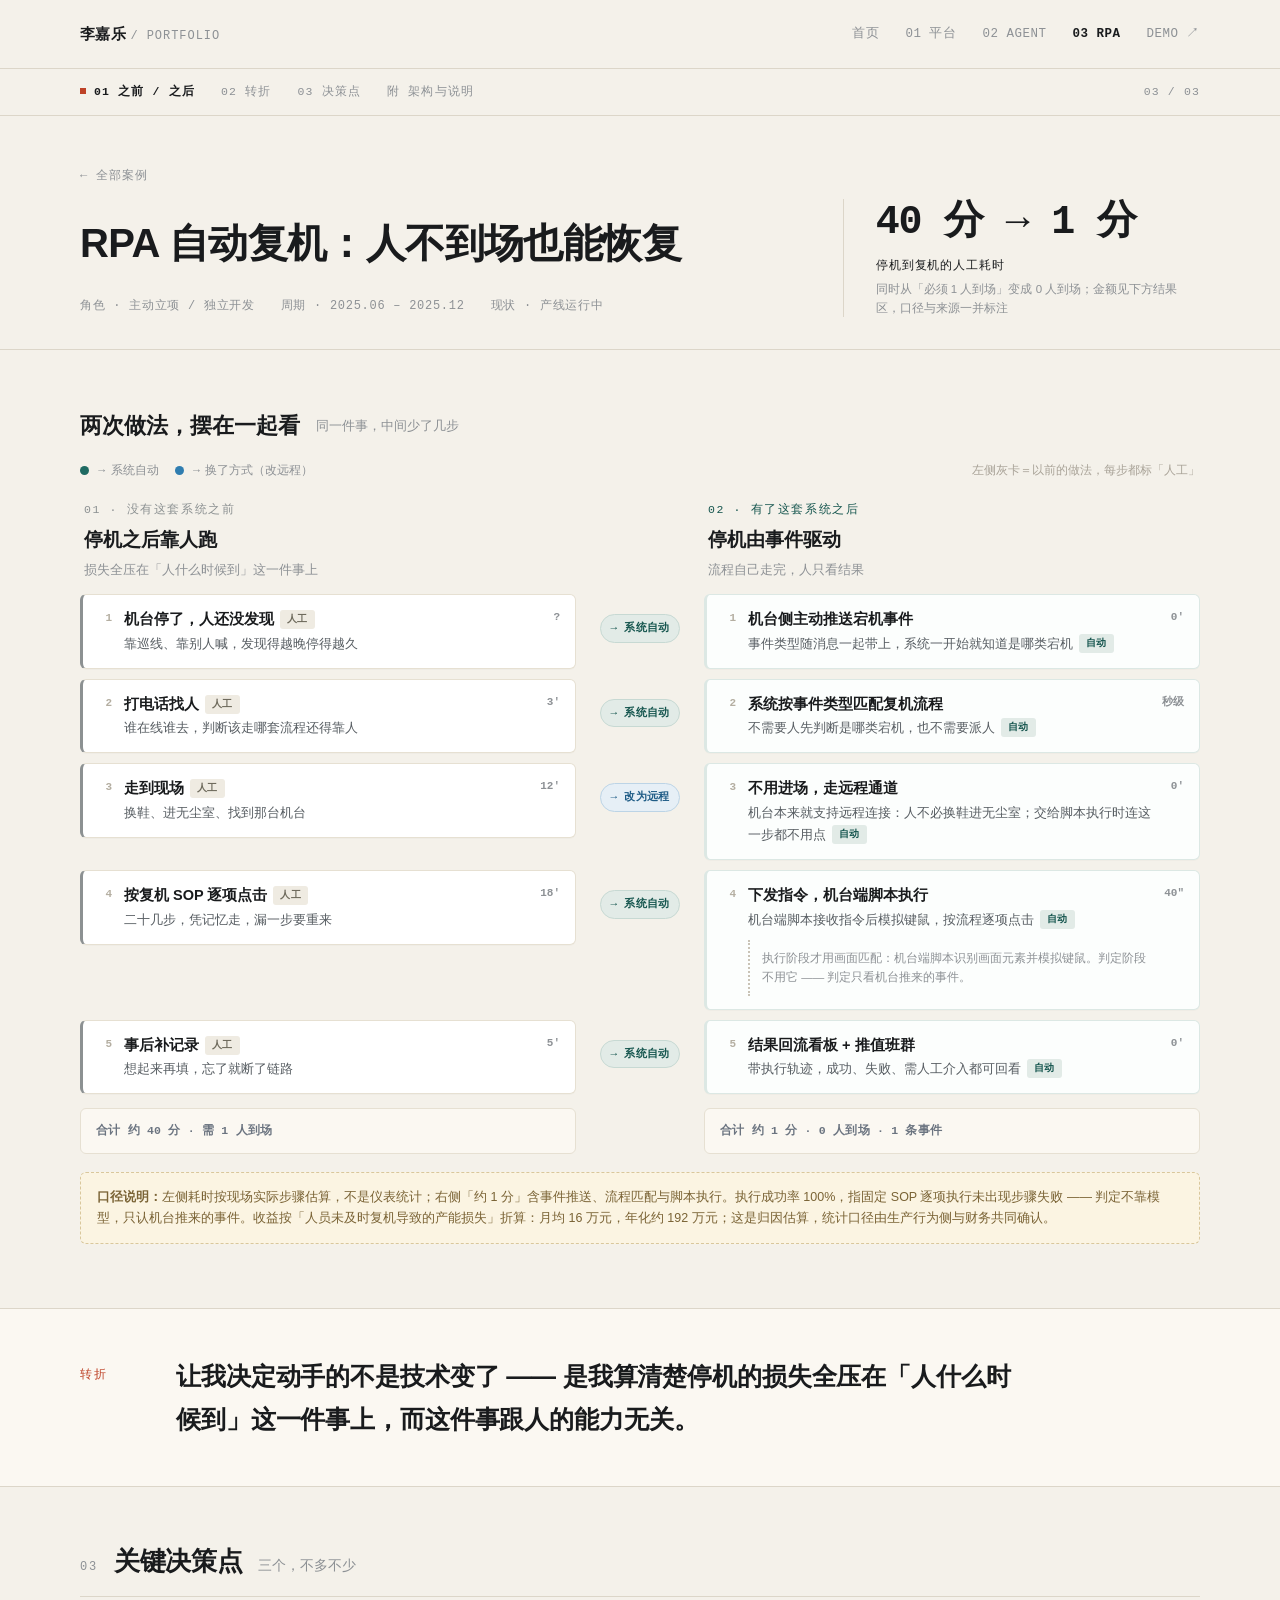
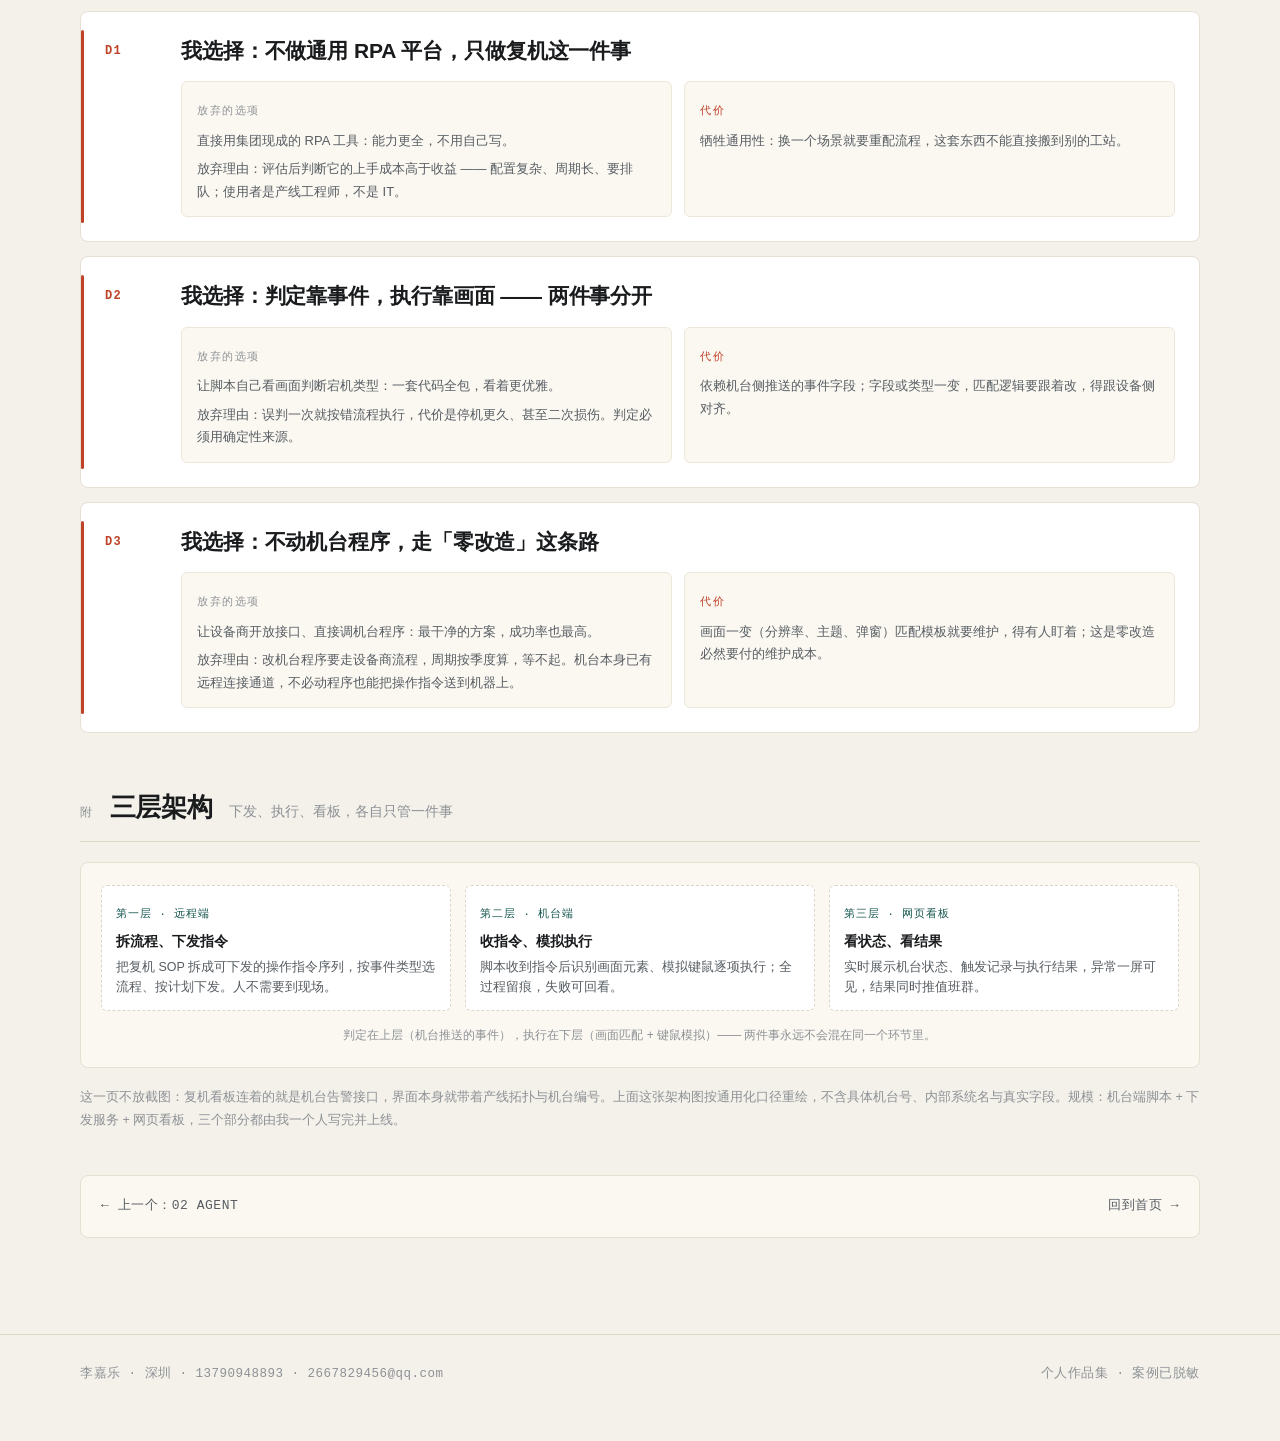
<file: case-3-rpa.html>
<!DOCTYPE html>
<html lang="zh-CN">
<head>
<meta charset="utf-8">
<meta name="viewport" content="width=device-width,initial-scale=1">
<title>03 RPA 自动复机 · 李嘉乐作品集</title>
<link rel="stylesheet" href="assets/style.css">
</head>
<body>

<div class="nav"><div class="shell nav-in">
  <div class="brand">李嘉乐 <span class="mono">/ PORTFOLIO</span></div>
  <div class="navlinks mono">
    <a href="index.html">首页</a>
    <a href="case-1-platform.html">01 平台</a>
    <a href="case-2-agent.html">02 AGENT</a>
    <a class="on" href="case-3-rpa.html">03 RPA</a>
    <a href="demo/index.html" target="_blank" rel="noopener">DEMO ↗</a>
  </div>
</div></div>

<div class="subnav"><div class="shell mono">
  <a class="on" href="#cmp">01 之前 / 之后</a><a href="#turn">02 转折</a>
  <a href="#dec">03 决策点</a><a href="#ev">附 架构与说明</a>
  <span class="right">03 / 03</span>
</div></div>

<header class="chead"><div class="shell">
  <a class="back mono" href="index.html">← 全部案例</a>
  <div class="grid12">
    <div class="span8">
      <h1>RPA 自动复机：人不到场也能恢复</h1>
      <ul class="metas mono">
        <li>角色 · 主动立项 / 独立开发</li>
        <li>周期 · 2025.06 – 2025.12</li>
        <li>现状 · 产线运行中</li>
      </ul>
    </div>
    <aside class="span4 kpi">
      <div class="big mono">40 分 → 1 分</div>
      <div class="klabel">停机到复机的人工耗时</div>
      <div class="ksmall">同时从「必须 1 人到场」变成 0 人到场；金额见下方结果区，口径与来源一并标注</div>
    </aside>
  </div>
</div></header>

<section class="cmp" id="cmp"><div class="shell">
  <div class="cmphead"><h2>两次做法，摆在一起看</h2><span class="hint">同一件事，中间少了几步</span></div>
  <div class="legend"><span><i class="p a"></i>→ 系统自动</span><span><i class="p r"></i>→ 换了方式（改远程）</span><span class="lman">左侧灰卡＝以前的做法，每步都标「人工」</span></div>
<div class="compare">
    <div class="colhead col before">
      <span class="lab mono b">01 · 没有这套系统之前</span>
      <h3>停机之后靠人跑</h3>
      <p>损失全压在「人什么时候到」这一件事上</p>
    </div>
    <div></div>
    <div class="colhead col">
      <span class="lab mono a">02 · 有了这套系统之后</span>
      <h3>停机由事件驱动</h3>
      <p>流程自己走完，人只看结果</p>
    </div>

    <div class="step"><span class="sno">1</span><div class="txt"><b>机台停了，人还没发现<span class="badge man">人工</span></b><p>靠巡线、靠别人喊，发现得越晚停得越久</p></div><span class="dur">?</span></div>
    <div class="mark"><span class="pill">→ 系统自动</span></div>
    <div class="step after"><span class="sno">1</span><div class="txt"><b>机台侧主动推送宕机事件</b><p>事件类型随消息一起带上，系统一开始就知道是哪类宕机<span class="badge auto">自动</span></p></div><span class="dur">0′</span></div>

    <div class="step"><span class="sno">2</span><div class="txt"><b>打电话找人<span class="badge man">人工</span></b><p>谁在线谁去，判断该走哪套流程还得靠人</p></div><span class="dur">3′</span></div>
    <div class="mark"><span class="pill">→ 系统自动</span></div>
    <div class="step after"><span class="sno">2</span><div class="txt"><b>系统按事件类型匹配复机流程</b><p>不需要人先判断是哪类宕机，也不需要派人<span class="badge auto">自动</span></p></div><span class="dur">秒级</span></div>

    <div class="step"><span class="sno">3</span><div class="txt"><b>走到现场<span class="badge man">人工</span></b><p>换鞋、进无尘室、找到那台机台</p></div><span class="dur">12′</span></div>
    <div class="mark"><span class="pill r">→ 改为远程</span></div>
    <div class="step after"><span class="sno">3</span><div class="txt"><b>不用进场，走远程通道</b><p>机台本来就支持远程连接：人不必换鞋进无尘室；交给脚本执行时连这一步都不用点<span class="badge auto">自动</span></p></div><span class="dur">0′</span></div>

    <div class="step"><span class="sno">4</span><div class="txt"><b>按复机 SOP 逐项点击<span class="badge man">人工</span></b><p>二十几步，凭记忆走，漏一步要重来</p></div><span class="dur">18′</span></div>
    <div class="mark"><span class="pill">→ 系统自动</span></div>
    <div class="step after"><span class="sno">4</span><div class="txt"><b>下发指令，机台端脚本执行</b><p>机台端脚本接收指令后模拟键鼠，按流程逐项点击<span class="badge auto">自动</span></p>
      <div class="substep">执行阶段才用画面匹配：机台端脚本识别画面元素并模拟键鼠。判定阶段不用它 —— 判定只看机台推来的事件。</div>
    </div><span class="dur">40″</span></div>

    <div class="step"><span class="sno">5</span><div class="txt"><b>事后补记录<span class="badge man">人工</span></b><p>想起来再填，忘了就断了链路</p></div><span class="dur">5′</span></div>
    <div class="mark"><span class="pill">→ 系统自动</span></div>
    <div class="step after"><span class="sno">5</span><div class="txt"><b>结果回流看板 + 推值班群</b><p>带执行轨迹，成功、失败、需人工介入都可回看<span class="badge auto">自动</span></p></div><span class="dur">0′</span></div>

    <div class="colfoot">合计 约 40 分 · 需 1 人到场</div>
    <div></div>
    <div class="colfoot">合计 约 1 分 · 0 人到场 · 1 条事件</div>
  </div>

  <div class="anno"><b>口径说明：</b>左侧耗时按现场实际步骤估算，不是仪表统计；右侧「约 1 分」含事件推送、流程匹配与脚本执行。执行成功率 100%，指固定 SOP 逐项执行未出现步骤失败 —— 判定不靠模型，只认机台推来的事件。收益按「人员未及时复机导致的产能损失」折算：月均 16 万元，年化约 192 万元；这是归因估算，统计口径由生产行为侧与财务共同确认。</div>
</div></section>

<section class="turn" id="turn"><div class="shell">
  <span class="lab mono">转折</span>
  <p>让我决定动手的不是技术变了 —— 是我算清楚停机的损失全压在「人什么时候到」这一件事上，而这件事跟人的能力无关。</p>
</div></section>

<section class="dec" id="dec"><div class="shell">
  <div class="sec-head"><span class="num mono">03</span><h2>关键决策点</h2><p>三个，不多不少</p></div>
  <div class="rule"></div>

  <div class="dblock">
    <div class="dno">D1</div>
    <div class="dmain">
      <h3>我选择：不做通用 RPA 平台，只做复机这一件事</h3>
      <div class="dgrid">
        <div class="dcol"><span class="lbl mono">放弃的选项</span>
          <p>直接用集团现成的 RPA 工具：能力更全，不用自己写。</p>
          <p>放弃理由：评估后判断它的上手成本高于收益 —— 配置复杂、周期长、要排队；使用者是产线工程师，不是 IT。</p></div>
        <div class="dcol cost"><span class="lbl mono">代价</span>
          <p>牺牲通用性：换一个场景就要重配流程，这套东西不能直接搬到别的工站。</p></div>
      </div>
    </div>
  </div>

  <div class="dblock">
    <div class="dno">D2</div>
    <div class="dmain">
      <h3>我选择：判定靠事件，执行靠画面 —— 两件事分开</h3>
      <div class="dgrid">
        <div class="dcol"><span class="lbl mono">放弃的选项</span>
          <p>让脚本自己看画面判断宕机类型：一套代码全包，看着更优雅。</p>
          <p>放弃理由：误判一次就按错流程执行，代价是停机更久、甚至二次损伤。判定必须用确定性来源。</p></div>
        <div class="dcol cost"><span class="lbl mono">代价</span>
          <p>依赖机台侧推送的事件字段；字段或类型一变，匹配逻辑要跟着改，得跟设备侧对齐。</p></div>
      </div>
    </div>
  </div>

  <div class="dblock">
    <div class="dno">D3</div>
    <div class="dmain">
      <h3>我选择：不动机台程序，走「零改造」这条路</h3>
      <div class="dgrid">
        <div class="dcol"><span class="lbl mono">放弃的选项</span>
          <p>让设备商开放接口、直接调机台程序：最干净的方案，成功率也最高。</p>
          <p>放弃理由：改机台程序要走设备商流程，周期按季度算，等不起。机台本身已有远程连接通道，不必动程序也能把操作指令送到机器上。</p></div>
        <div class="dcol cost"><span class="lbl mono">代价</span>
          <p>画面一变（分辨率、主题、弹窗）匹配模板就要维护，得有人盯着；这是零改造必然要付的维护成本。</p></div>
      </div>
    </div>
  </div>
</div></section>

<section class="ev" id="ev"><div class="shell">
  <div class="sec-head"><span class="num mono">附</span><h2>三层架构</h2><p>下发、执行、看板，各自只管一件事</p></div>
  <div class="rule"></div>

  <div class="arch">
    <div class="tiers">
      <div class="tier"><span class="k mono">第一层 · 远程端</span><b>拆流程、下发指令</b>
        <p>把复机 SOP 拆成可下发的操作指令序列，按事件类型选流程、按计划下发。人不需要到现场。</p></div>
      <div class="tier"><span class="k mono">第二层 · 机台端</span><b>收指令、模拟执行</b>
        <p>脚本收到指令后识别画面元素、模拟键鼠逐项执行；全过程留痕，失败可回看。</p></div>
      <div class="tier"><span class="k mono">第三层 · 网页看板</span><b>看状态、看结果</b>
        <p>实时展示机台状态、触发记录与执行结果，异常一屏可见，结果同时推值班群。</p></div>
    </div>
    <p class="cap">判定在上层（机台推送的事件），执行在下层（画面匹配 + 键鼠模拟）—— 两件事永远不会混在同一个环节里。</p>
  </div>

  <p class="note">这一页不放截图：复机看板连着的就是机台告警接口，界面本身就带着产线拓扑与机台编号。上面这张架构图按通用化口径重绘，不含具体机台号、内部系统名与真实字段。规模：机台端脚本 + 下发服务 + 网页看板，三个部分都由我一个人写完并上线。</p>

  <div class="next mono"><a href="case-2-agent.html">← 上一个：02 AGENT</a><a href="index.html">回到首页 →</a></div>
</div></section>

<footer><div class="shell">
  <span class="mono">李嘉乐 · 深圳 · 13790948893 · 2667829456@qq.com</span>
  <span class="mono">个人作品集 · 案例已脱敏</span>
</div></footer>

</body>
</html>
</file>
<file: assets/style.css>
/* 李嘉乐 · 作品集 v2 · 决策档案版式
   配色按语义分配：纸底 / 墨 / 之前灰 / 之后深青 / 决策朱红。全站零阴影、零圆角卡。 */

:root{
  --paper:#F4F1EA; --paper2:#FBF8F2;
  --ink:#191B1D; --ink2:#575D62; --ink3:#8D9195;
  --line:#DCD6C9; --line2:#EBE6DB;
  --before:#8C9192; --after:#16564F; --decide:#BE4227;
  --mono:ui-monospace,SFMono-Regular,Consolas,"Liberation Mono",monospace;
  --sans:-apple-system,BlinkMacSystemFont,"PingFang SC","Microsoft YaHei","Segoe UI",sans-serif;
}
*{margin:0;padding:0;box-sizing:border-box}
html{-webkit-text-size-adjust:100%}
html{overflow-x:hidden}
body{font-family:var(--sans);background:var(--paper);color:var(--ink);
  font-size:16px;line-height:1.8;-webkit-font-smoothing:antialiased;overflow-x:hidden}
a{color:inherit;text-decoration:none}
img{max-width:100%;display:block}
.mono{font-family:var(--mono);font-variant-numeric:tabular-nums}
.shell{max-width:1200px;margin:0 auto;padding:0 40px}

/* nav */
.nav{border-bottom:1px solid var(--line);background:var(--paper);position:relative;z-index:20}
.nav-in{height:68px;display:flex;align-items:center;justify-content:space-between;gap:20px}
.brand{font-weight:700;font-size:15px;letter-spacing:.02em;white-space:nowrap}
.brand span{color:var(--ink3);font-weight:400;font-size:12px;letter-spacing:.08em}
.navlinks{display:flex;gap:26px;font-size:12.5px;letter-spacing:.04em;color:var(--ink3);
  min-width:0;overflow-x:auto;scrollbar-width:none}
.navlinks::-webkit-scrollbar{display:none}
.navlinks a{white-space:nowrap}
.navlinks a:hover{color:var(--ink)}
.navlinks a.on{color:var(--ink);font-weight:600}

/* grid */
.grid12{display:grid;grid-template-columns:repeat(12,1fr);gap:24px}
.span8{grid-column:span 8}
.span4{grid-column:span 4}

/* hero */
.hero{padding:88px 0 0}
.eyebrow{font-size:11.5px;letter-spacing:.18em;color:var(--ink3);text-transform:uppercase}
.hero h1{margin-top:26px;text-wrap:balance;font-size:56px;line-height:1.22;letter-spacing:-.015em;font-weight:800}
.lede{margin-top:26px;font-size:16.5px;line-height:1.9;color:var(--ink2);max-width:580px}
.facts{padding-left:32px;border-left:1px solid var(--line);align-self:end}
.fact{padding:14px 0;border-bottom:1px solid var(--line2)}
.fact b{display:block;font:600 26px/1.3 var(--mono);letter-spacing:-.02em}
.fact span{font-size:12.5px;color:var(--ink3)}
.hero-foot{margin-top:40px;padding:13px 0;border-top:1px solid var(--line);
  font-size:12px;color:var(--ink3);letter-spacing:.04em}

/* section head */
.sec-head{display:flex;align-items:baseline;gap:16px;margin:0 0 6px;flex-wrap:wrap}
.sec-head .num{font-size:12px;letter-spacing:.14em;color:var(--ink3)}
.sec-head h2{font-size:26px;font-weight:700;letter-spacing:-.01em;line-height:1.4}
.sec-head p{font-size:13.5px;color:var(--ink3)}
.rule{height:1px;background:var(--line);margin:16px 0 0}

/* index rows */
.idx{padding:64px 0 0}
.row{display:grid;grid-template-columns:56px 1fr 288px 24px;gap:24px;align-items:start;
  background:#fff;border:1px solid #E6E0D2;border-radius:8px;padding:24px 26px;margin-top:14px;
  position:relative;transition:box-shadow .16s,border-color .16s,transform .16s}
.row:hover{border-color:#C9C3B6;box-shadow:0 4px 18px rgba(25,27,29,.06);transform:translateY(-1px)}
.row::before{content:"";position:absolute;left:0;top:16px;bottom:16px;width:3px;border-radius:3px;
  background:var(--decide);opacity:0;transition:opacity .16s}
.row:hover::before{opacity:1}
.row .no{font-size:13px;color:var(--ink3);letter-spacing:.1em;padding-top:6px}
.row h3{text-wrap:balance;font-size:21px;font-weight:700;letter-spacing:-.01em;line-height:1.45}
.row .one{margin-top:8px;font-size:13.5px;line-height:1.75;color:var(--ink2);max-width:560px}
.delta{display:flex;align-items:center;gap:10px;margin-top:14px;font-size:12.5px;color:var(--ink3);flex-wrap:wrap}
.delta .c{padding:3px 10px;font:600 13px/1.5 var(--mono)}
.delta .c.b{background:#E7E4DC;color:var(--before)}
.delta .c.a{background:#E2EBE7;color:var(--after)}
.delta .ar{color:#B9B3A6}
.delta .lab{letter-spacing:.06em}
.tags{display:flex;flex-direction:column;gap:10px;align-items:flex-start;padding-top:4px}
.tag-decide{font-size:12.5px;line-height:1.6;color:var(--decide);border-left:2px solid var(--decide);padding-left:10px}
.tag-meta{font-size:11.5px;letter-spacing:.08em;color:var(--ink3)}
.go{align-self:center;font-size:20px;color:#B9B3A6;padding-top:8px}

/* method */
.meth{padding:60px 0 0}
.mgrid{display:grid;grid-template-columns:repeat(3,1fr);gap:14px;margin-top:20px}
.mcol{background:#fff;border:1px solid #E6E0D2;border-radius:8px;padding:22px 22px 24px;position:relative}
.mcol::after{content:"";position:absolute;left:22px;right:22px;top:0;height:2px;border-radius:2px;
  background:var(--after);opacity:.25}
.mcol span{font-size:11.5px;letter-spacing:.14em;color:var(--ink3)}
.mcol h4{margin-top:10px;font-size:16px;font-weight:600;line-height:1.5}
.mcol p{margin-top:7px;font-size:13px;color:var(--ink2);line-height:1.75}

/* footer */
footer{margin-top:96px;border-top:1px solid var(--line);padding:28px 0 56px}
footer .shell{display:flex;justify-content:space-between;gap:16px;font-size:12.5px;color:var(--ink3);letter-spacing:.04em;flex-wrap:wrap}

/* ---------- case page ---------- */
.subnav{position:sticky;top:0;background:rgba(244,241,234,.96);backdrop-filter:blur(6px);
  border-bottom:1px solid var(--line);z-index:9}
.subnav .shell{display:flex;gap:26px;height:46px;align-items:center;font-size:11.5px;
  letter-spacing:.1em;color:var(--ink3);overflow-x:auto;scrollbar-width:none}
.subnav .shell::-webkit-scrollbar{display:none}
.subnav a,.subnav span{white-space:nowrap}
.subnav .on{color:var(--ink);font-weight:600}
.subnav .on::before{content:"";display:inline-block;width:6px;height:6px;background:var(--decide);
  margin-right:8px;vertical-align:1px}
.subnav .right{margin-left:auto}

.chead{padding:44px 0 32px;border-bottom:1px solid var(--line)}
.back{font-size:12px;letter-spacing:.08em;color:var(--ink3)}
.chead h1{margin-top:28px;overflow-wrap:anywhere;text-wrap:balance;font-size:40px;line-height:1.32;letter-spacing:-.015em;font-weight:800;max-width:760px}
.metas{display:flex;overflow-wrap:anywhere;gap:26px;margin-top:26px;font-size:12px;letter-spacing:.06em;
  color:var(--ink3);list-style:none;flex-wrap:wrap}
.kpi{border-left:1px solid var(--line);padding-left:32px;align-self:end}
.kpi .big{font-size:40px;letter-spacing:-.03em;font-weight:600;line-height:1.2}
.kpi .klabel{margin-top:8px;font-size:12px;letter-spacing:.08em}
.kpi .ksmall{margin-top:4px;font-size:11.5px;color:var(--ink3);line-height:1.6}

/* compare —— 卡片化对照表 */
.cmp{padding:56px 0 0}
.cmphead{display:flex;align-items:center;gap:16px;margin-bottom:6px;flex-wrap:wrap}
.cmphead h2{font-size:22px;font-weight:700}
.cmphead .hint{font-size:12.5px;color:var(--ink3)}
.legend{display:flex;gap:16px;margin:14px 0 4px;font-size:11.5px;color:var(--ink3);flex-wrap:wrap;align-items:center}
.legend span{display:inline-flex;align-items:center;gap:0}
.legend i.p{display:inline-block;font-style:normal;width:9px;height:9px;border-radius:999px;margin-right:7px;flex:0 0 auto}
.legend i.p.a{background:#1E6A62}
.legend i.p.h{background:#C2503A}
.legend i.p.b{background:#3B6E9E}
.legend i.p.r{background:#2F7DB0}
.legend i.p.x{background:#A9A398}
.legend .lman{margin-left:auto;color:#A9A398}

.compare{display:grid;grid-template-columns:1fr 104px 1fr;gap:10px 12px;margin-top:20px;align-items:start}
.compare > *{padding:0;border:0}
.colhead{display:flex;flex-direction:column;gap:5px;padding:0 4px 4px!important}
.colhead .lab{font-size:11.5px;letter-spacing:.14em}
.colhead .lab.b{color:var(--before)}
.colhead .lab.a{color:var(--after)}
.colhead h3{font-size:19px;font-weight:700;line-height:1.5}
.colhead p{font-size:12.5px;color:var(--ink3);line-height:1.65}

.step{display:flex;gap:12px;align-items:flex-start;background:#fff;border:1px solid #E6E0D2;
  border-left:3px solid var(--before);border-radius:6px;padding:13px 15px;
  box-shadow:0 1px 0 rgba(25,27,29,.02)}
.step.after{border-left-color:var(--after);background:#FCFEFD;border-color:#DCE8E4}
.step.gone{background:#FAF7F0;border-left-color:#C9C3B6;border-color:#E6E0D2}
.step .sno{font:600 11px/1.9 var(--mono);color:#B4AEA1;width:14px;flex:0 0 14px;text-align:right}
.step .txt{flex:1;min-width:0}
.step b{font-size:14.5px;font-weight:600;display:block;line-height:1.55}
.step p{font-size:13px;color:var(--ink2);line-height:1.7;margin-top:2px}
.step .dur{font:600 11px/1.8 var(--mono);color:var(--ink3);flex:0 0 auto;padding-left:6px}
.step.gone b{text-decoration:line-through;color:#A9A398;text-decoration-thickness:1px}
.step.gone p{color:#B7B1A4}

/* 中间语义列 */
.mark{display:flex;align-items:flex-start;justify-content:center;padding:20px 0 0}
.mark .pill{display:block;text-align:center;font:600 11px/1.5 var(--mono);letter-spacing:.03em;
  padding:5px 9px;border-radius:999px;background:#E2EBE7;color:var(--after);
  border:1px solid #C7D9D3;white-space:nowrap}
.mark .pill.x{background:#EDEAE2;color:#8D8778;border-color:#DCD6C9}
/* 胶囊扩展：双路径 / 方式改变 */
.mark .pill.b{background:#E7EDF3;color:#2F5D8A;border-color:#C3D4E4}
.mark .pill.r{background:#E6EFF6;color:#1F5C86;border-color:#BCD4E6}
.mark .pill.h{background:#F6E3DC;color:var(--decide);border-color:#E7CBBF}

.colfoot{background:var(--paper2);border:1px solid #E6E0D2;border-radius:6px;
  font:600 11.5px/1.7 var(--mono);letter-spacing:.02em;color:#6B7480;padding:12px 15px!important;margin-top:4px}

.badge{display:inline-block;font:600 10px/1.5 var(--mono);letter-spacing:.04em;padding:2px 7px;
  border-radius:3px;vertical-align:2px;margin-left:6px;white-space:nowrap}
.badge.auto{background:#E2EBE7;color:var(--after)}
.badge.del{background:#EDEAE2;color:#8D8778}
.badge.human{background:#F6E3DC;color:var(--decide)}
.badge.man{background:#EFEBE2;color:#6E6A5C}
.substep{margin-top:9px;padding:9px 0 9px 12px;border-left:2px dotted #C9C3B6;
  font-size:11.5px;line-height:1.65;color:var(--ink3)}
.anno{margin-top:18px;border:1px dashed #D9C79C;background:#FBF4E2;padding:14px 16px;
  border-radius:6px;font-size:12.5px;line-height:1.7;color:#7A6335}

/* turn */
.turn{margin-top:64px;background:var(--paper2);border-top:1px solid var(--line);
  border-bottom:1px solid var(--line);padding:46px 0}
.turn .shell{display:grid;grid-template-columns:72px 1fr;gap:24px;align-items:start}
.turn .lab{font-size:11.5px;letter-spacing:.14em;color:var(--decide);padding-top:10px}
.turn p{text-wrap:pretty;font-size:25px;line-height:1.7;font-weight:600;letter-spacing:-.005em;max-width:840px}

/* decisions */
.dec{padding:56px 0 0}
.dblock{display:grid;grid-template-columns:56px 1fr;gap:20px;padding:22px 24px 24px;
  background:#fff;border:1px solid #E6E0D2;border-radius:8px;margin-top:14px;position:relative}
.dblock::before{content:"";position:absolute;left:0;top:18px;bottom:18px;width:3px;border-radius:3px;
  background:var(--decide)}
.dno{font:600 12px/1.9 var(--mono);letter-spacing:.1em;color:var(--decide);padding-top:6px}
.dmain h3{font-size:21px;font-weight:700;line-height:1.6;letter-spacing:-.005em}
.dgrid{display:grid;grid-template-columns:1fr 1fr;gap:12px;margin-top:14px}
.dcol{background:var(--paper2);border:1px solid #EDE7DA;border-radius:6px;padding:13px 15px}
.dcol .lbl{font-size:11px;letter-spacing:.14em;color:var(--ink3)}
.dcol p{font-size:13px;color:var(--ink2);line-height:1.72;margin-top:6px}
.dcol p+p{margin-top:6px}
.dcol.cost .lbl{color:var(--decide)}

/* evidence */
.ev{padding:56px 0 0}
.evgrid{display:grid;grid-template-columns:1fr 1fr;gap:20px;margin-top:26px;align-items:start}
.evgrid figure{border:1px solid #E6E0D2;border-radius:8px;background:#fff;display:flex;flex-direction:column;overflow:hidden;box-shadow:0 1px 0 rgba(25,27,29,.02)}
.evgrid img{width:100%;height:auto;display:block}
.evgrid figcaption{padding:10px 12px;font-size:12px;color:var(--ink3);line-height:1.6;
  border-top:1px solid var(--line2);background:var(--paper2)}
.run{margin-top:20px;border:1px solid var(--line);background:var(--paper2);padding:0 16px}
.run summary{cursor:pointer;font-size:12px;letter-spacing:.06em;padding:13px 0;color:var(--ink2)}
.run pre{margin:0 0 14px;padding:12px;background:#fff;border:1px solid var(--line2);
  font:12px/1.9 var(--mono);color:var(--ink2);overflow-x:auto}
.note{margin-top:18px;font-size:12.5px;color:var(--ink3);line-height:1.8}
.next{display:flex;justify-content:space-between;align-items:center;margin-top:44px;
  background:var(--paper2);border:1px solid #E6E0D2;border-radius:8px;padding:16px 20px;
  font-size:13px;letter-spacing:.04em;color:var(--ink2);gap:16px}
.next a{padding:2px 0;border-bottom:1px solid transparent}
.next a:hover{border-bottom-color:var(--after);color:var(--after)}

/* 链路图（案例二用，纯 CSS） */
.flow{margin-top:20px;border:1px solid #E6E0D2;border-radius:8px;background:var(--paper2);padding:22px 20px}
.flow .lane{display:grid;grid-template-columns:repeat(3,1fr);gap:14px}
.flow .box{border:1px solid #E2DCCE;border-radius:6px;background:#fff;padding:12px 14px}
.flow .box .k{font-size:10.5px;letter-spacing:.1em;color:var(--ink3)}
.flow .box b{display:block;font-size:14px;line-height:1.55;margin-top:4px}
.flow .box p{font-size:12.5px;color:var(--ink2);line-height:1.65;margin-top:4px}
.flow .box.llm{border-color:#CBDAD5;background:#F2F7F5}
.flow .box.strict{border-color:#C9C3B6;background:#FCFAF5}
.flow .box.human{border-color:#EBD3C9;background:#FBF3EF}
.flow .arrow{display:flex;align-items:center;justify-content:center;color:#B9B3A6;
  font:600 12px/1 var(--mono);padding:10px 0;letter-spacing:.1em}
.flow .cap{margin-top:16px;font-size:12px;color:var(--ink3);text-align:center;line-height:1.7}

/* 三层架构（案例三用） */
.arch{margin-top:20px;border:1px solid #E6E0D2;border-radius:8px;background:var(--paper2);padding:22px 20px}
.arch .tiers{display:grid;grid-template-columns:repeat(3,1fr);gap:14px}
.arch .tier{border:1px dashed #DCD6C9;border-radius:6px;padding:12px 14px;background:#fff}
.arch .tier .k{font-size:10.5px;letter-spacing:.1em;color:var(--after)}
.arch .tier b{display:block;font-size:14px;margin-top:4px;line-height:1.55}
.arch .tier p{font-size:12.5px;color:var(--ink2);line-height:1.65;margin-top:4px}
.arch .cap{margin-top:14px;font-size:12px;color:var(--ink3);text-align:center;line-height:1.7}

/* ---------- responsive ---------- */
@media (max-width:1000px){
  .shell{padding:0 28px}
  .hero h1{font-size:44px}
  .row{grid-template-columns:44px 1fr;}
  .row .tags{grid-column:2;padding-top:0}
  .row .go{display:none}
  .dgrid{grid-template-columns:1fr;gap:18px}
  .chead h1{font-size:34px}
  .kpi{border-left:0;padding-left:0;border-top:1px solid var(--line);padding-top:20px}
  .grid12{grid-template-columns:1fr}
  .span8,.span4{grid-column:1/-1}
  .facts{border-left:0;padding-left:0;border-top:1px solid var(--line);margin-top:24px}
  .mgrid{grid-template-columns:1fr}
  .mcol{border-right:0;border-bottom:1px solid var(--line2);padding:20px 0}
  .turn p{font-size:20px}
}
@media (max-width:720px){
  .shell{padding:0 18px}
  body{font-size:15px}
  .hero{padding:52px 0 0}
  .hero h1{font-size:31px;margin-top:18px}
  .lede{font-size:15px;margin-top:18px}
  .hero-foot{margin-top:34px}
  .idx{padding:56px 0 0}
  .nav-in{height:auto;padding:12px 0;flex-direction:column;align-items:flex-start;gap:8px}
  .navlinks{gap:14px;font-size:11.5px;width:100%}
  .subnav .shell{gap:12px;font-size:11px}
  .row{grid-template-columns:1fr;gap:12px;padding:20px 18px}
  .factcard{padding:2px 16px}
  .row .no{padding-top:0}
  .row h3{font-size:19px}
  .row .one{font-size:14px}
  .row .tags{grid-column:1}
  .meth{padding:52px 0 0}
  .chead{padding:32px 0 24px}
  .chead h1{font-size:26px;margin-top:16px}
  .kpi .big{font-size:30px}
  .cmp{padding:40px 0 0}
  .compare{grid-template-columns:1fr;gap:8px;margin-top:16px}
  .colhead{padding:0 2px!important}
  .compare > .mark{justify-content:flex-start;padding:0 0 0 2px}
  .mark .pill{text-align:left}
  .step{padding:12px 13px}
  .turn{margin-top:40px;padding:30px 0}
  .turn .shell{grid-template-columns:1fr;gap:8px}
  .turn p{font-size:18px}
  .dec,.ev{padding:44px 0 0}
  .dblock{grid-template-columns:1fr;gap:10px;padding:20px 18px}
  .dmain h3{font-size:18px}
  .dcol p{font-size:13.5px}
  .evgrid{grid-template-columns:1fr}
  .flow .lane,.arch .tiers{grid-template-columns:1fr}
  .flow,.arch{padding:18px 14px}
  .next{flex-direction:column;gap:8px}
  .ctasec{padding:40px 0 0}
  .chead h1{max-width:none}
  footer{margin-top:56px;padding:20px 0 40px}
  footer .shell{flex-direction:column;gap:6px}
}

/* facts 卡片 */
.factcard{background:#fff;border:1px solid #E6E0D2;border-radius:8px;padding:6px 20px}
.factcard .fact{display:flex;flex-direction:column;gap:2px;padding:16px 0;border-bottom:1px solid #EDE7DA}
.factcard .fact:last-child{border-bottom:0}

/* 底部 CTA */
.ctasec{padding:56px 0 0}
.ctabox{display:grid;grid-template-columns:1fr auto;gap:32px;align-items:center;
  background:#16222e;border-radius:10px;padding:30px 34px;color:#E8EDF3}
.ctabox h3{font-size:19px;font-weight:700;color:#fff}
.ctabox p{margin-top:9px;font-size:13.5px;line-height:1.8;color:#AFBECF;max-width:640px}
.cta-actions{display:flex;gap:10px;flex-wrap:wrap}
.btn{display:inline-block;padding:11px 20px;border-radius:6px;background:#2f80ed;color:#fff;
  font-size:13px;font-weight:600;letter-spacing:.02em;white-space:nowrap;transition:background .15s}
.btn:hover{background:#4a92f0}
.btn.ghost{background:transparent;border:1px solid #3A4C60;color:#D6E0EC}
.btn.ghost:hover{background:#22303f;border-color:#54718f}
@media(max-width:820px){
  .ctabox{grid-template-columns:1fr;padding:24px 20px;gap:18px}
}
</file>
